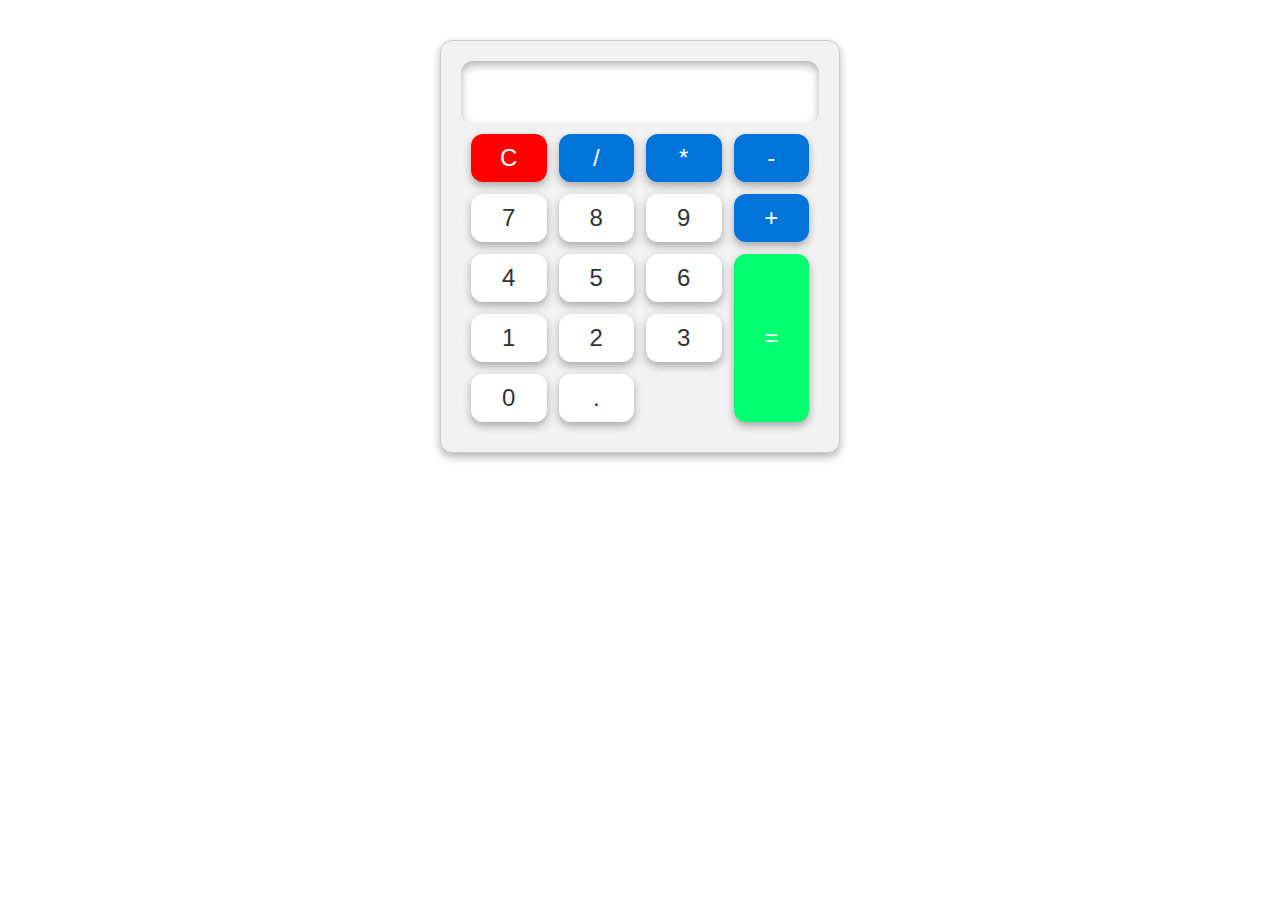
<file: Calculator/index.html>
<!DOCTYPE html>
<html lang="en">
<head>
    <meta charset="UTF-8">
    <meta name="viewport" content="width=device-width, initial-scale=1.0">
    <title>Simple Calculator</title>
    <link rel="stylesheet" href="style.css">
</head>
<body>
    <div class="calculator">
        <input type="text" id="result" readonly>
        <div class="buttons">
        <button class="clear">C</button>
        <button class="operators">/</button>
        <button class="operators">*</button>
        <button class="operators">-</button>
        <button class="number">7</button>
        <button class="number">8</button>
        <button class="number">9</button>
        <button class="operators">+</button>
        <button class="number">4</button>
        <button class="number">5</button>
        <button class="number">6</button>
        <button class="equal">=</button>
        <button class="number">1</button>
        <button class="number">2</button>
        <button class="number">3</button>
        <button class="number">0</button>
        <button class="decimal">.</button>
    </div>
    </div>
    <script src="script.js"></script>
</body>
</html>
</file>
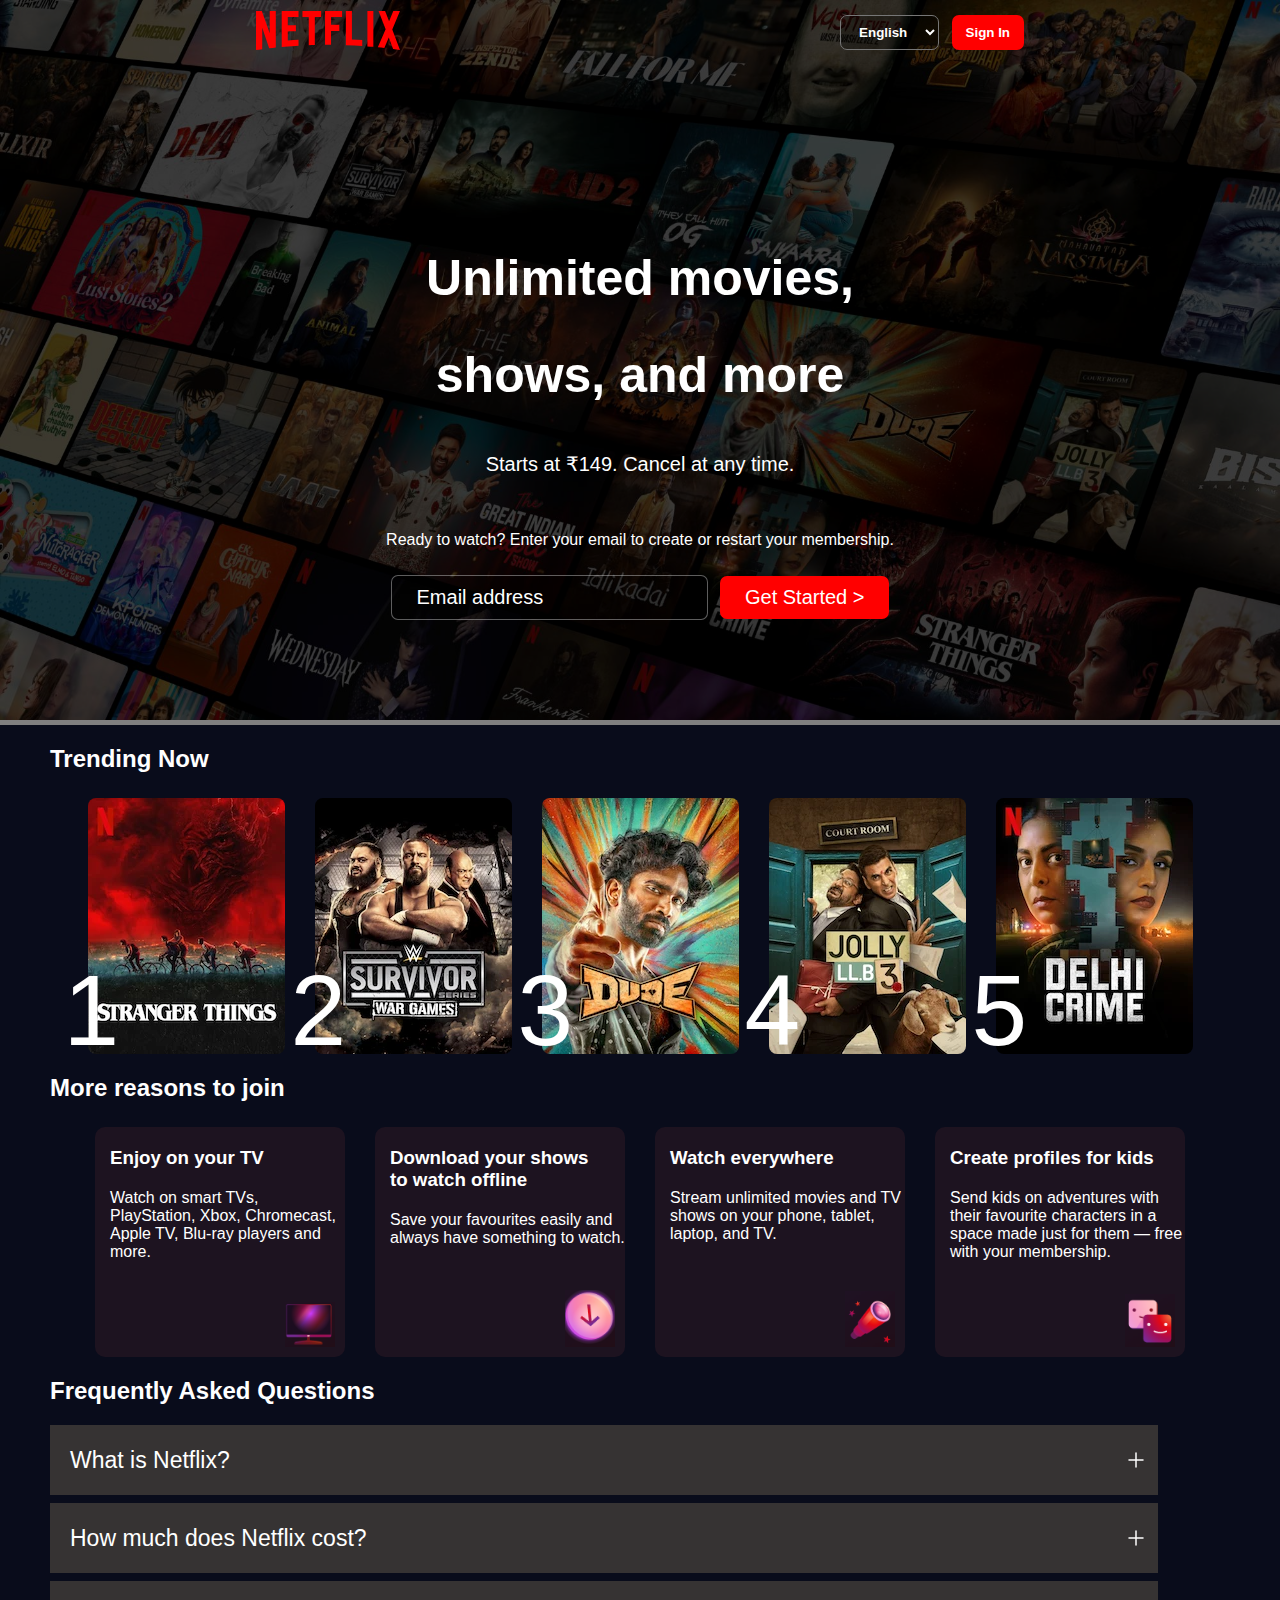
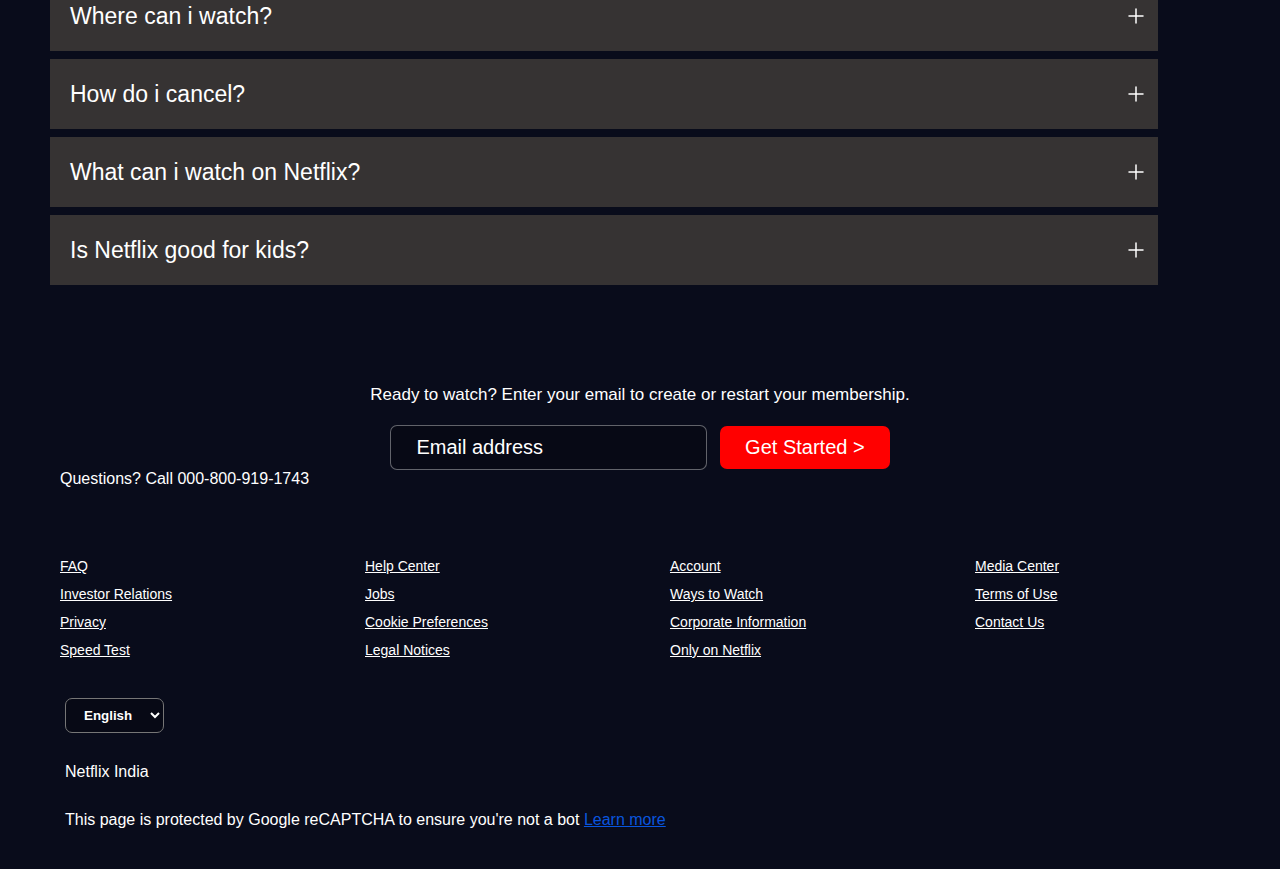
<file: Netflix clone/index.html>
<!DOCTYPE html>
<html lang="en">

<head>
    <meta charset="UTF-8">
    <meta name="viewport" content="width=device-width, initial-scale=1.0">
    <title>Netflix India - Watch Shows Online, Watch Movies Online</title>
    <link rel="stylesheet" href="style.css">
</head>

<body>
    <div class="main">
        <nav>
            <span><img src="assets/Images/logo.svg" alt="Netflix logo" width="144"></span>
            <div>
                <select class="but-sel" name="language" id="language">
                    <option value="English">English</option>
                    <option value="हिन्दी">हिन्दी</option>
                </select>
                <button class="btn-in">Sign In</a></button>
            </div>
        </nav>
        <div class="box"></div>
        <div class="hero">
            <span>Unlimited movies, shows, and more</span>
            <span>Starts at ₹149. Cancel at any time.</span>
            <span>Ready to watch? Enter your email to create or restart your membership.</span>
            <div>
                <input type="text" placeholder="Email address">
                <button class="btn-start">Get Started ></button>
            </div>
        </div>
    </div>
    <div class="line"></div>
    <main>
        <h2>Trending Now</h2>
        <div class="movie-list">
            <div class="movie m1-poster">
                <p>1</p>
            </div>
            <div class="movie m2-poster">
                <p>2</p>
            </div>
            <div class="movie m3-poster">
                <p>3</p>
            </div>
            <div class="movie m4-poster">
                <p>4</p>
            </div>
            <div class="movie m5-poster">
                <p>5</p>
            </div>
        </div>
        <h2>More reasons to join</h2>
        <div class="mini-box">
            <div class="m-box">
                <h3>Enjoy on your TV</h3>
                <p>Watch on smart TVs, PlayStation, Xbox, Chromecast, Apple TV, Blu-ray players and more.</p>
                <img src="assets/Images/img4.png" alt="img4">
            </div>
            <div class="m-box">
                <h3>Download your shows to watch offline</h3>
                <p>Save your favourites easily and always have something to watch.</p>
                <img src="assets/Images/img3.png" alt="img3">
            </div>
            <div class="m-box">
                <h3>Watch everywhere</h3>
                <p>Stream unlimited movies and TV shows on your phone, tablet, laptop, and TV.</p>
                <img src="assets/Images/img2.png" alt="img2">
            </div>
            <div class="m-box">
                <h3>Create profiles for kids</h3>
                <p>Send kids on adventures with their favourite characters in a space made just for them — free with
                    your membership.</p>
                <img src="assets/Images/img1.png" alt="img1">
            </div>
        </div>
        </div>
        <h2>Frequently Asked Questions</h2>
        <div class="q-a">
            <div class="q-box">
                <span>What is Netflix?</span>
                <svg xmlns="http://www.w3.org/2000/svg" viewBox="0 0 24 24" width="24" height="24" color="currentColor"
                    fill="none" stroke="currentColor" stroke-width="1.5" stroke-linecap="round" stroke-linejoin="round">
                    <path d="M12.001 5.00003V19.002" />
                    <path d="M19.002 12.002L4.99998 12.002" />
                </svg>
            </div>
            <div class="q-box">
                <span>How much does Netflix cost?</span>
                <svg xmlns="http://www.w3.org/2000/svg" viewBox="0 0 24 24" width="24" height="24" color="currentColor"
                    fill="none" stroke="currentColor" stroke-width="1.5" stroke-linecap="round" stroke-linejoin="round">
                    <path d="M12.001 5.00003V19.002" />
                    <path d="M19.002 12.002L4.99998 12.002" />
                </svg>
            </div>
            <div class="q-box">
                <span>Where can i watch?</span>
                <svg xmlns="http://www.w3.org/2000/svg" viewBox="0 0 24 24" width="24" height="24" color="currentColor"
                    fill="none" stroke="currentColor" stroke-width="1.5" stroke-linecap="round" stroke-linejoin="round">
                    <path d="M12.001 5.00003V19.002" />
                    <path d="M19.002 12.002L4.99998 12.002" />
                </svg>
            </div>
            <div class="q-box">
                <span>How do i cancel?</span>
                <svg xmlns="http://www.w3.org/2000/svg" viewBox="0 0 24 24" width="24" height="24" color="currentColor"
                    fill="none" stroke="currentColor" stroke-width="1.5" stroke-linecap="round" stroke-linejoin="round">
                    <path d="M12.001 5.00003V19.002" />
                    <path d="M19.002 12.002L4.99998 12.002" />
                </svg>
            </div>
            <div class="q-box">
                <span>What can i watch on Netflix?</span>
                <svg xmlns="http://www.w3.org/2000/svg" viewBox="0 0 24 24" width="24" height="24" color="currentColor"
                    fill="none" stroke="currentColor" stroke-width="1.5" stroke-linecap="round" stroke-linejoin="round">
                    <path d="M12.001 5.00003V19.002" />
                    <path d="M19.002 12.002L4.99998 12.002" />
                </svg>
            </div>
            <div class="q-box">
                <span>Is Netflix good for kids?</span>
                <svg xmlns="http://www.w3.org/2000/svg" viewBox="0 0 24 24" width="24" height="24" color="currentColor"
                    fill="none" stroke="currentColor" stroke-width="1.5" stroke-linecap="round" stroke-linejoin="round">
                    <path d="M12.001 5.00003V19.002" />
                    <path d="M19.002 12.002L4.99998 12.002" />
                </svg>
            </div>
        </div>
    </main>
    <footer>
        <div class="end">Ready to watch? Enter your email to create or restart your membership.
            <div class="end-but">
                <input type="text" placeholder="Email address">
                <button class="btn-start">Get Started ></button>
            </div>
        </div>
        <div class="end-part">
            <div class="end-content">
                <span>Questions? Call 000-800-919-1743</span>
                <ul>
                    <li><a href="/">FAQ</a></li>
                    <li><a href="/">Help Center</a></li>
                    <li><a href="/">Account</a></li>
                    <li><a href="/">Media Center</a></li>
                    <li><a href="/">Investor Relations</a></li>
                    <li><a href="/">Jobs</a></li>
                    <li><a href="/">Ways to Watch</a></li>
                    <li><a href="/">Terms of Use</a></li>
                    <li><a href="/">Privacy</a></li>
                    <li><a href="/">Cookie Preferences</a></li>
                    <li><a href="/">Corporate Information</a></li>
                    <li><a href="/">Contact Us</a></li>
                    <li><a href="/">Speed Test</a></li>
                    <li><a href="/">Legal Notices</a></li>
                    <li><a href="/">Only on Netflix</a></li>
                </ul>
            </div>
        </div>
        <div class="last-part">
            <div class="final">
                <select class="but-sel" name="language" id="language">
                    <option value="English">English</option>
                    <option value="हिन्दी">हिन्दी</option>
                </select>
                <div>Netflix India</div>
                <div>This page is protected by Google reCAPTCHA to ensure you're not a bot <a href="/">Learn more</a>
                </div>
            </div>
        </div>
    </footer>
    <script src="script.js"></script>
</body>

</html>
</file>
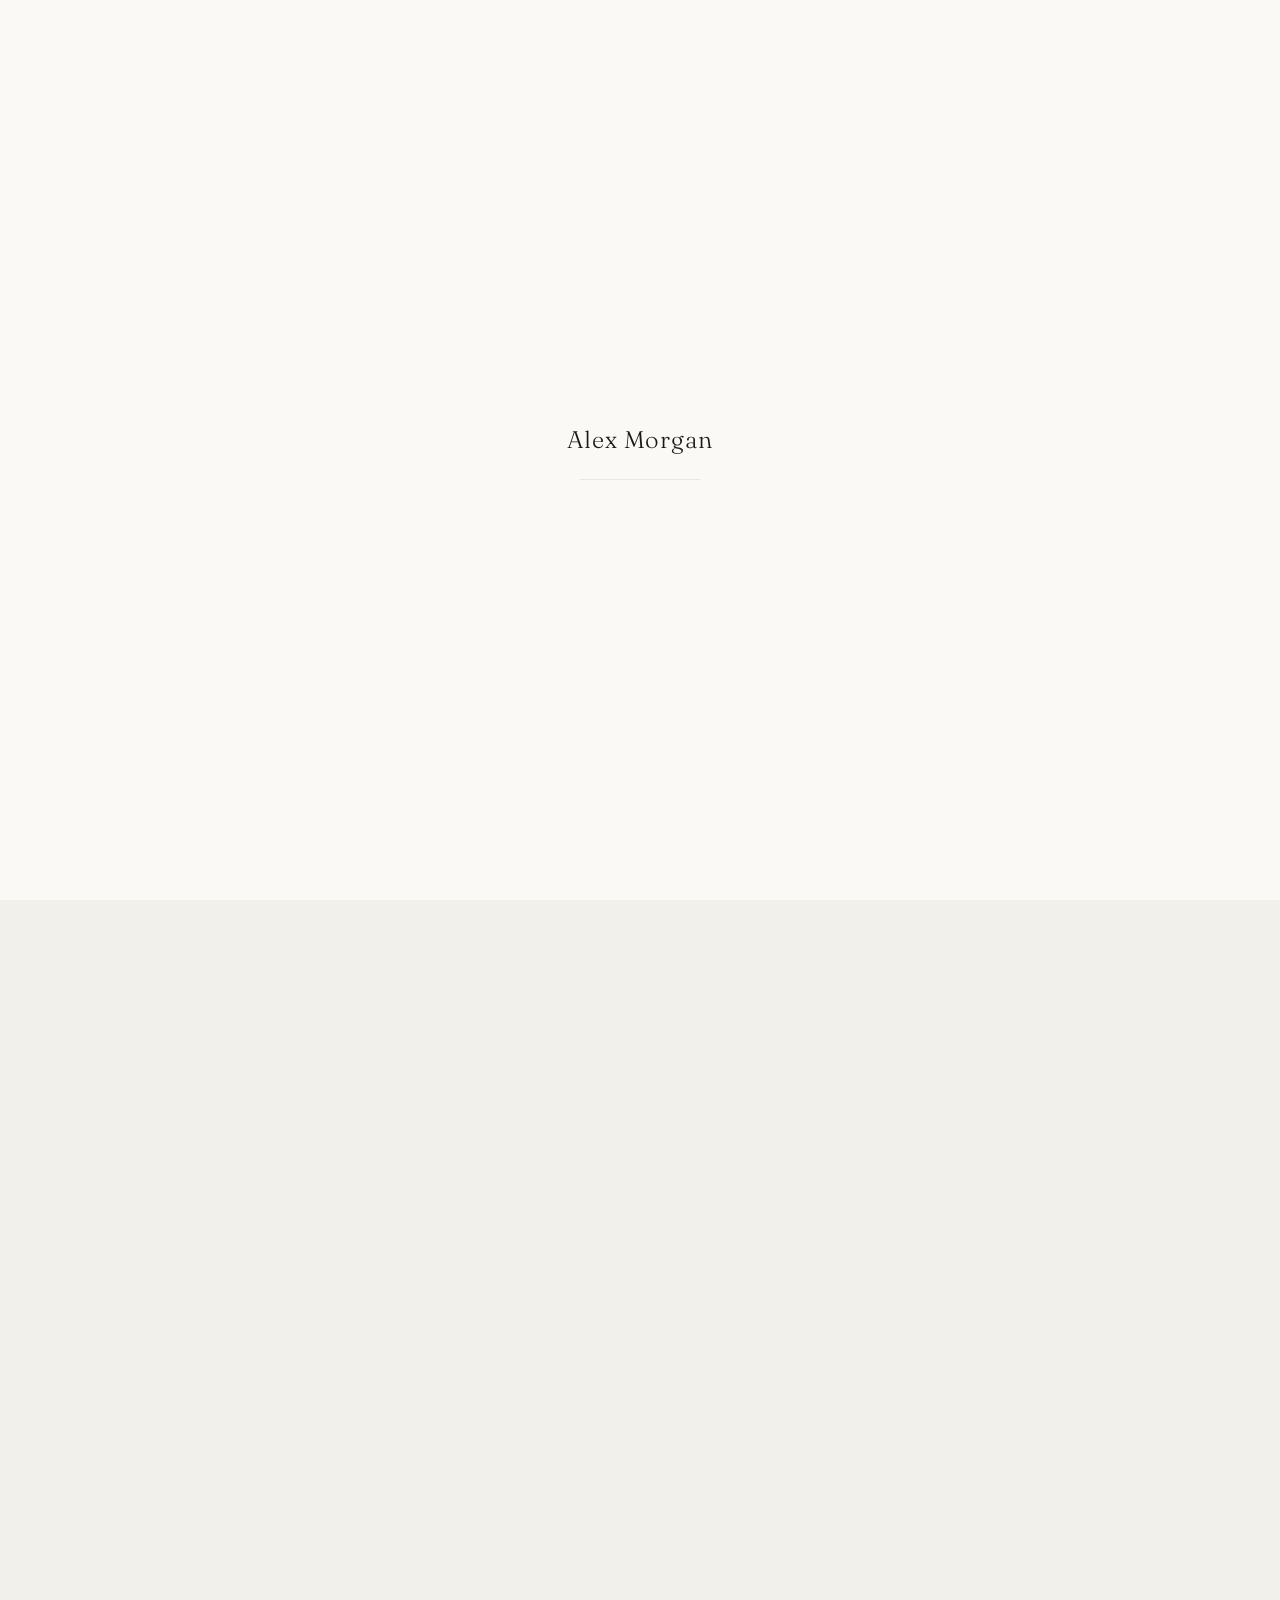
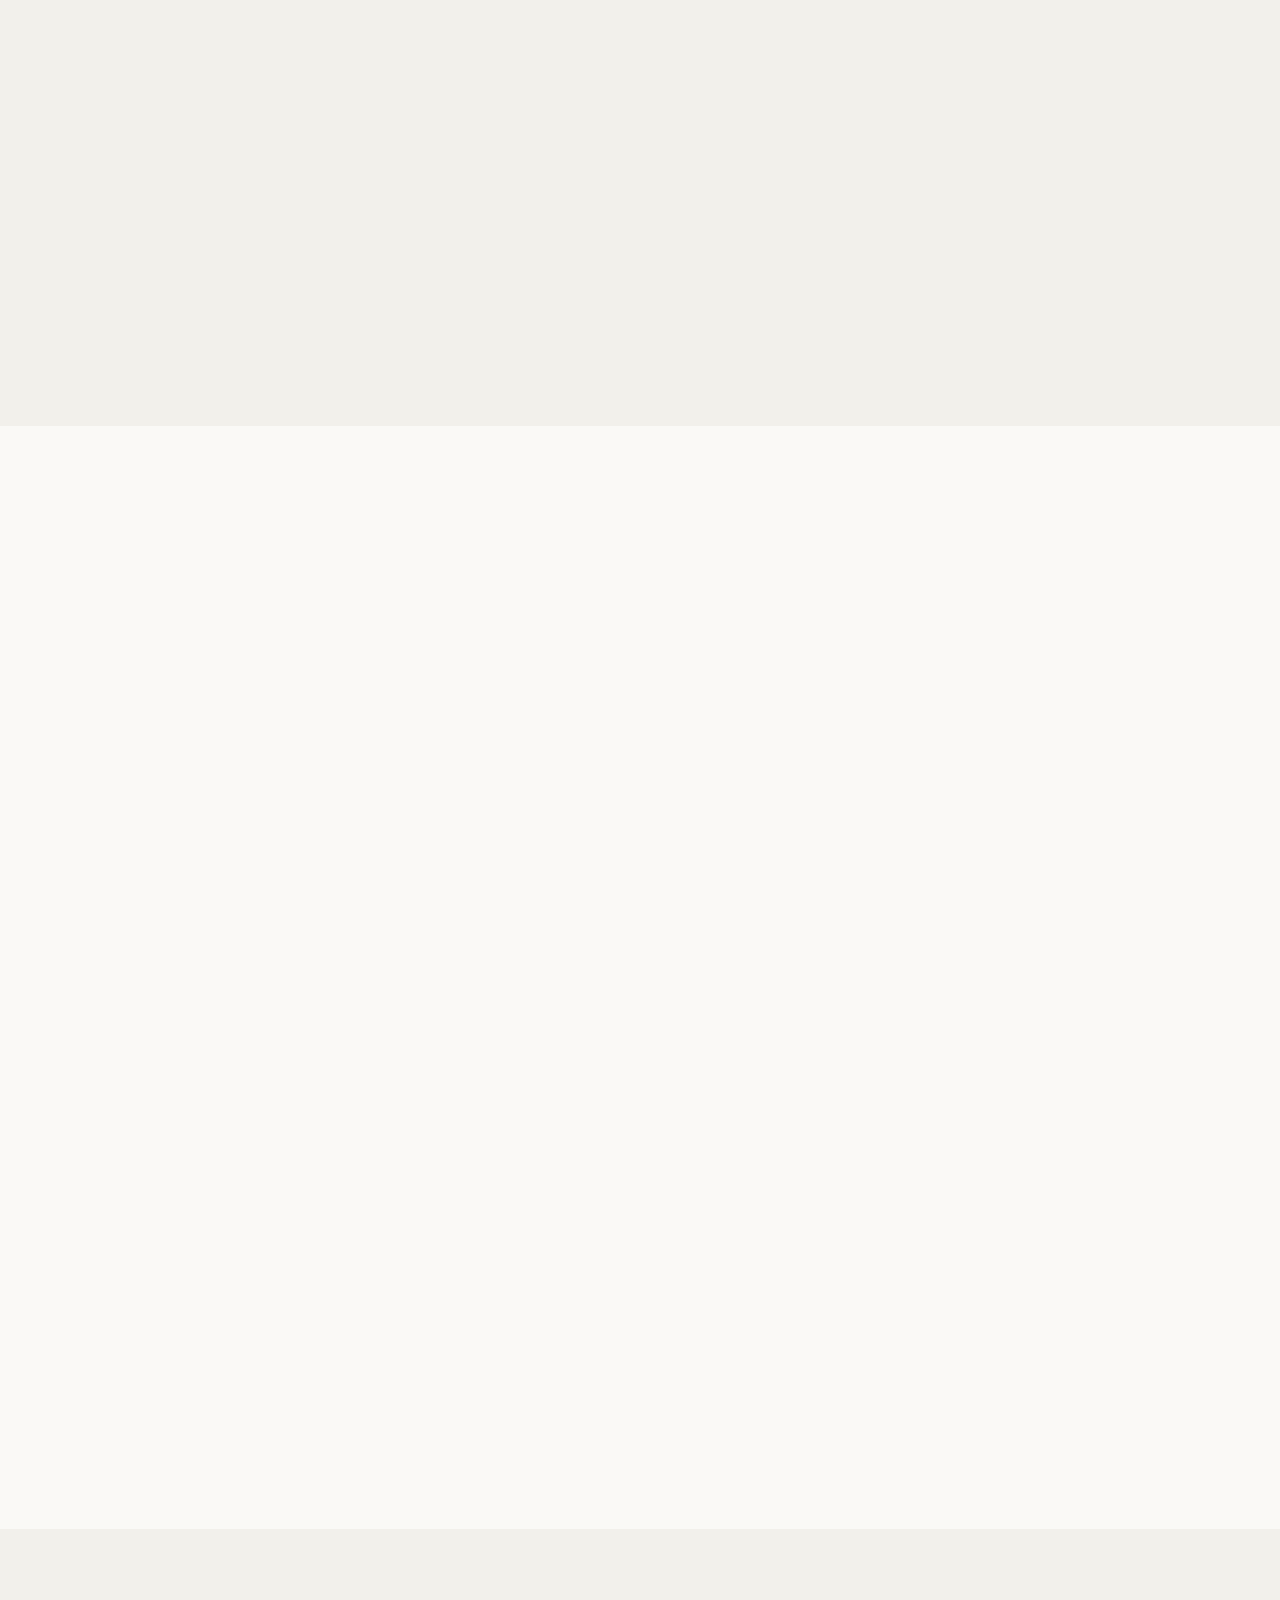
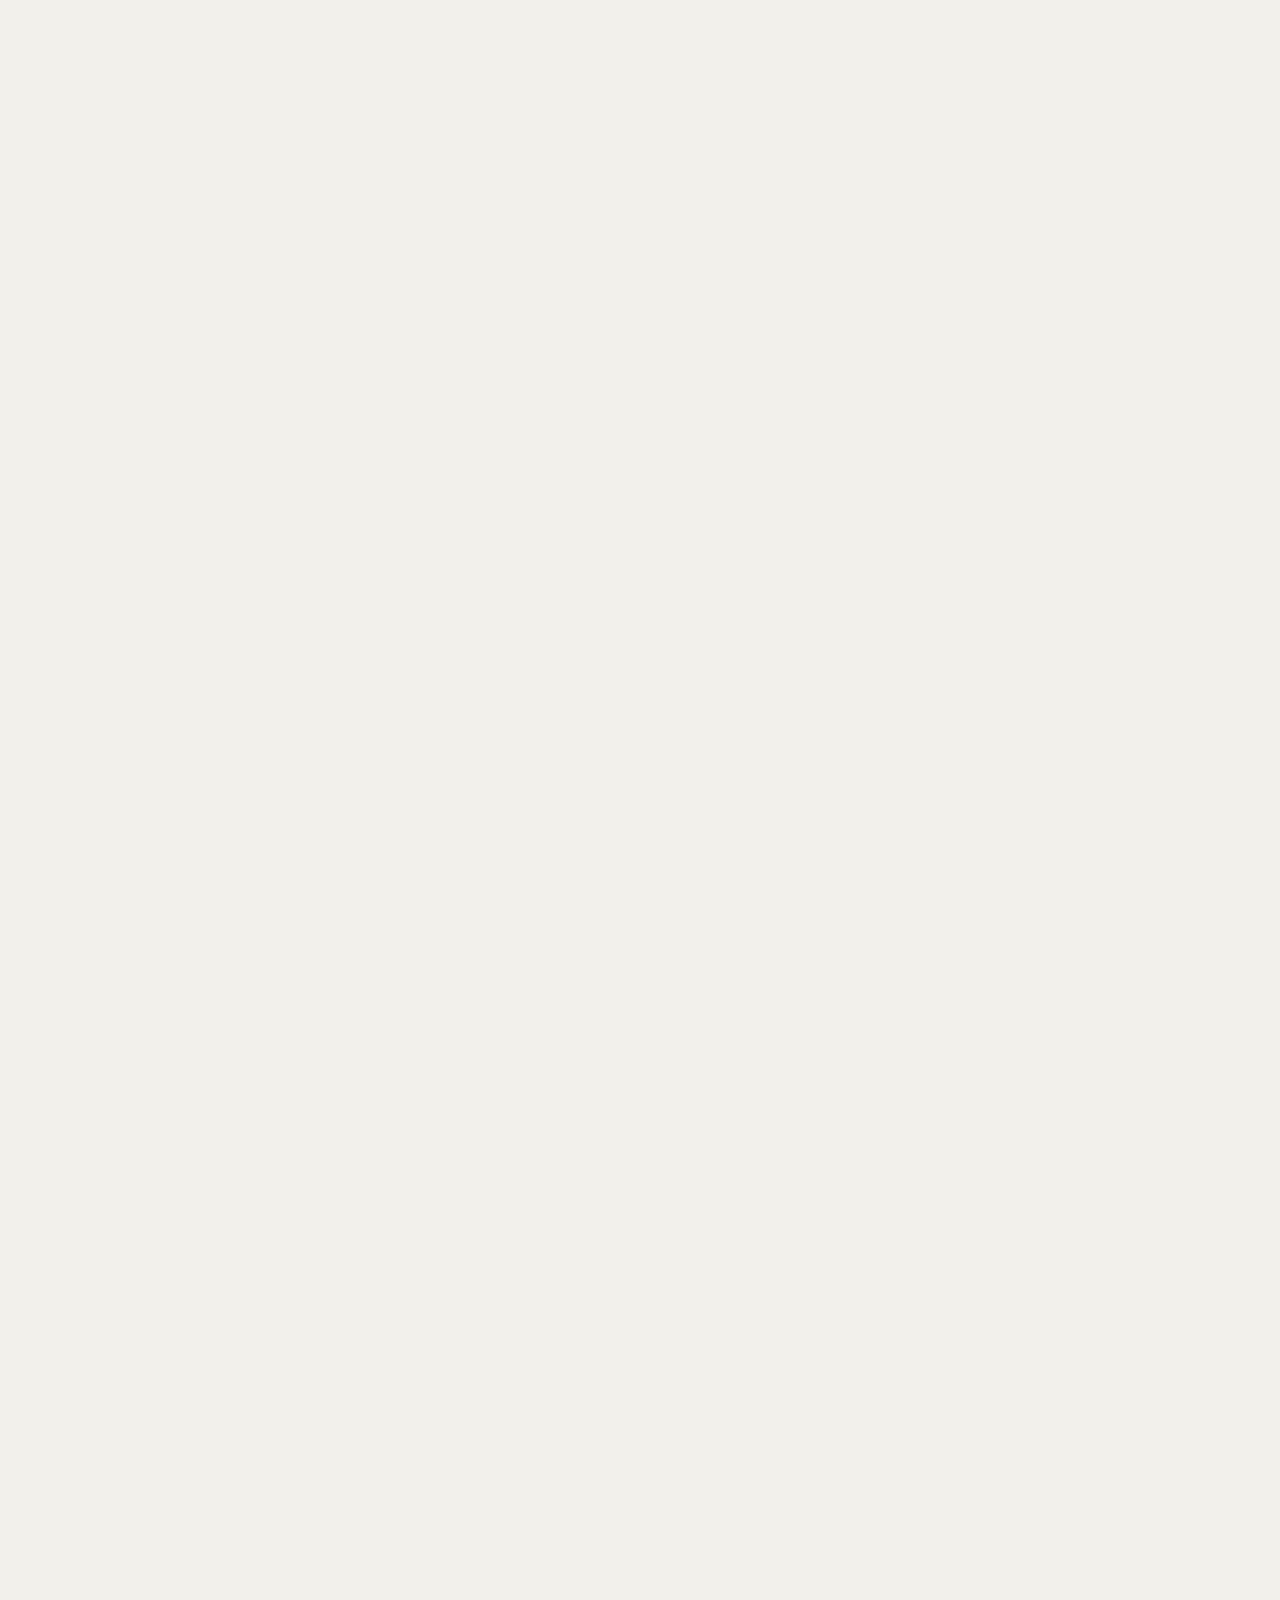
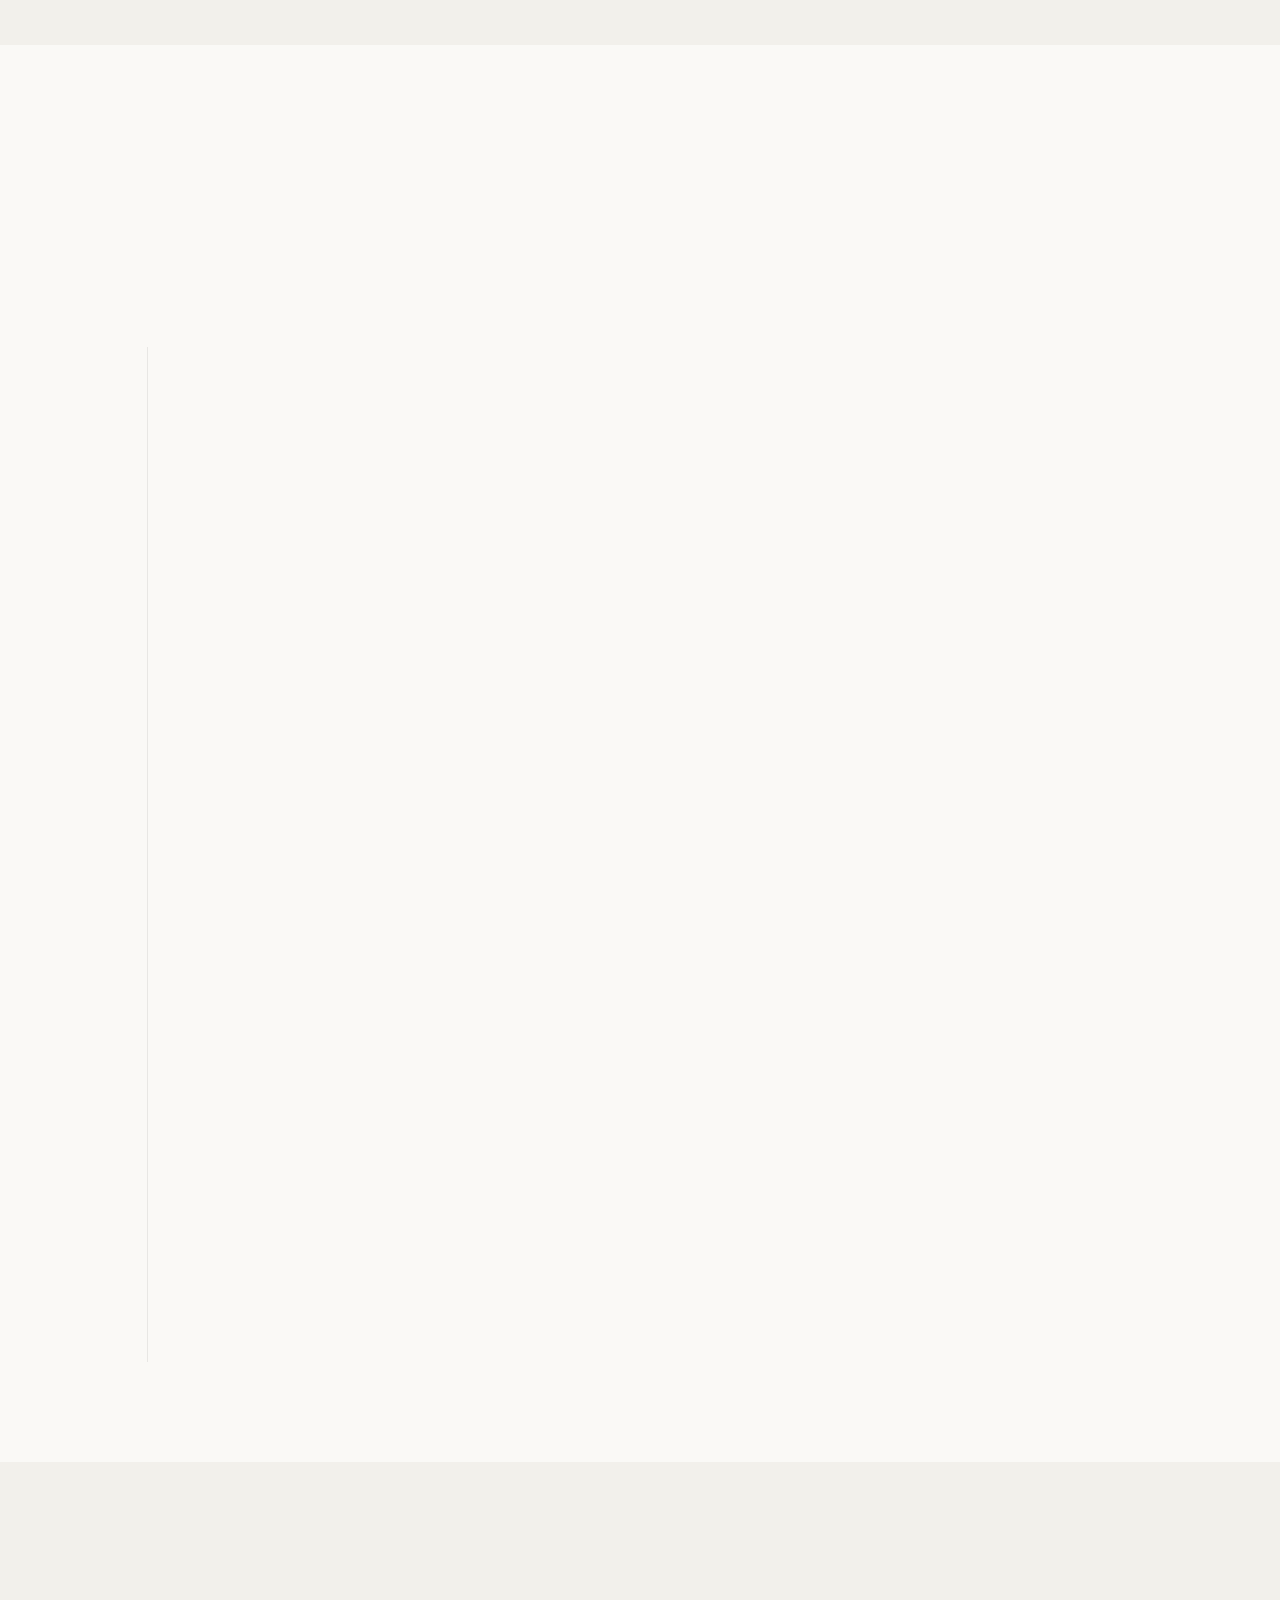
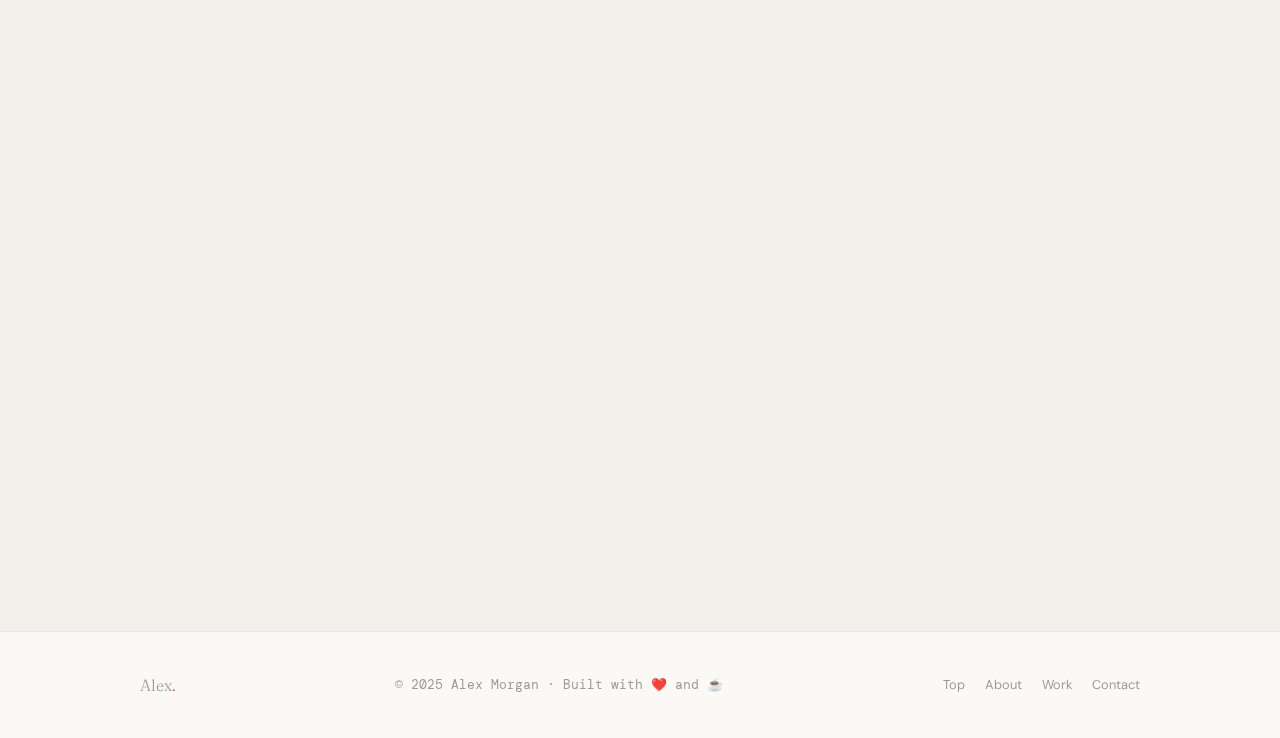
<file: Portfolio website/index.html>
<!DOCTYPE html>
<html lang="en" data-theme="light">
<head>
  <meta charset="UTF-8" />
  <meta name="viewport" content="width=device-width, initial-scale=1.0" />
  <meta name="description" content="Alex Morgan — Full Stack Developer crafting beautiful, performant web experiences." />
  <meta name="keywords" content="Full Stack Developer, React, Node.js, Portfolio, Web Development" />
  <meta property="og:title" content="Alex Morgan — Full Stack Developer" />
  <meta property="og:description" content="Crafting beautiful, performant web experiences from frontend to backend." />
  <title>Alex Morgan — Full Stack Developer</title>

  <!-- Google Fonts: Fraunces (display) + DM Sans (body) -->
  <link rel="preconnect" href="https://fonts.googleapis.com" />
  <link rel="preconnect" href="https://fonts.gstatic.com" crossorigin />
  <link href="https://fonts.googleapis.com/css2?family=Fraunces:ital,opsz,wght@0,9..144,300;0,9..144,400;0,9..144,500;1,9..144,300;1,9..144,400&family=DM+Sans:wght@300;400;500;600&family=DM+Mono:wght@300;400&display=swap" rel="stylesheet" />

  <style>
    /* ============================================
       CSS CUSTOM PROPERTIES (DESIGN TOKENS)
    ============================================ */
    :root {
      /* Light theme */
      --bg-primary:     #FAF9F6;
      --bg-secondary:   #F2F0EB;
      --bg-card:        #FFFFFF;
      --bg-glass:       rgba(255,255,255,0.72);

      --text-primary:   #1A1916;
      --text-secondary: #6B6760;
      --text-muted:     #9E9B96;
      --text-accent:    #C9622F;      /* warm terracotta accent */

      --border-color:   rgba(26,25,22,0.08);
      --border-hover:   rgba(26,25,22,0.18);

      --shadow-sm:      0 1px 3px rgba(26,25,22,0.06), 0 1px 2px rgba(26,25,22,0.04);
      --shadow-md:      0 4px 16px rgba(26,25,22,0.08), 0 1px 4px rgba(26,25,22,0.04);
      --shadow-lg:      0 12px 40px rgba(26,25,22,0.10), 0 4px 12px rgba(26,25,22,0.05);

      --radius-sm:      8px;
      --radius-md:      12px;
      --radius-lg:      20px;
      --radius-xl:      28px;

      --transition-fast:   0.15s ease;
      --transition-base:   0.28s cubic-bezier(0.4, 0, 0.2, 1);
      --transition-slow:   0.5s cubic-bezier(0.4, 0, 0.2, 1);

      --font-display: 'Fraunces', Georgia, serif;
      --font-body:    'DM Sans', system-ui, sans-serif;
      --font-mono:    'DM Mono', 'Fira Code', monospace;

      --nav-height: 68px;

      /* Accent gradient */
      --gradient-warm: linear-gradient(135deg, #C9622F 0%, #D4845A 50%, #C9622F 100%);
    }

    [data-theme="dark"] {
      --bg-primary:     #111110;
      --bg-secondary:   #1A1916;
      --bg-card:        #1F1E1B;
      --bg-glass:       rgba(30,29,26,0.80);

      --text-primary:   #F0EDE8;
      --text-secondary: #9E9B96;
      --text-muted:     #6B6760;
      --text-accent:    #E07A50;

      --border-color:   rgba(240,237,232,0.08);
      --border-hover:   rgba(240,237,232,0.16);

      --shadow-sm:      0 1px 3px rgba(0,0,0,0.3);
      --shadow-md:      0 4px 16px rgba(0,0,0,0.35);
      --shadow-lg:      0 12px 40px rgba(0,0,0,0.4);
    }

    /* ============================================
       RESET & BASE
    ============================================ */
    *, *::before, *::after { box-sizing: border-box; margin: 0; padding: 0; }
    html { scroll-behavior: smooth; font-size: 16px; }
    body {
      font-family: var(--font-body);
      background-color: var(--bg-primary);
      color: var(--text-primary);
      line-height: 1.65;
      transition: background-color 0.35s ease, color 0.35s ease;
      overflow-x: hidden;
    }
    a { color: inherit; text-decoration: none; }
    img { max-width: 100%; display: block; }
    ul { list-style: none; }
    button { cursor: pointer; border: none; background: none; font-family: inherit; }

    /* ============================================
       CUSTOM SCROLLBAR
    ============================================ */
    ::-webkit-scrollbar { width: 6px; }
    ::-webkit-scrollbar-track { background: var(--bg-secondary); }
    ::-webkit-scrollbar-thumb { background: var(--border-hover); border-radius: 99px; }

    /* ============================================
       UTILITY CLASSES
    ============================================ */
    .container {
      width: 100%;
      max-width: 1120px;
      margin-inline: auto;
      padding-inline: clamp(20px, 5vw, 60px);
    }
    .section-label {
      font-family: var(--font-mono);
      font-size: 11px;
      font-weight: 400;
      letter-spacing: 0.12em;
      text-transform: uppercase;
      color: var(--text-accent);
      margin-bottom: 14px;
      display: flex;
      align-items: center;
      gap: 10px;
    }
    .section-label::before {
      content: '';
      display: block;
      width: 24px;
      height: 1px;
      background: var(--text-accent);
    }
    .section-title {
      font-family: var(--font-display);
      font-size: clamp(2rem, 4vw, 3rem);
      font-weight: 400;
      line-height: 1.15;
      letter-spacing: -0.02em;
      color: var(--text-primary);
    }
    .section-title em {
      font-style: italic;
      color: var(--text-accent);
    }

    /* Scroll reveal animation */
    .reveal {
      opacity: 0;
      transform: translateY(28px);
      transition: opacity 0.65s cubic-bezier(0.4,0,0.2,1), transform 0.65s cubic-bezier(0.4,0,0.2,1);
    }
    .reveal.visible {
      opacity: 1;
      transform: translateY(0);
    }
    .reveal-delay-1 { transition-delay: 0.1s; }
    .reveal-delay-2 { transition-delay: 0.2s; }
    .reveal-delay-3 { transition-delay: 0.3s; }
    .reveal-delay-4 { transition-delay: 0.4s; }

    /* ============================================
       LOADING SCREEN
    ============================================ */
    #loader {
      position: fixed;
      inset: 0;
      z-index: 9999;
      background: var(--bg-primary);
      display: flex;
      align-items: center;
      justify-content: center;
      transition: opacity 0.5s ease, visibility 0.5s ease;
    }
    #loader.hidden { opacity: 0; visibility: hidden; }
    .loader-inner {
      display: flex;
      flex-direction: column;
      align-items: center;
      gap: 20px;
    }
    .loader-name {
      font-family: var(--font-display);
      font-size: 1.5rem;
      font-weight: 300;
      letter-spacing: 0.04em;
      color: var(--text-primary);
    }
    .loader-bar-track {
      width: 120px;
      height: 1px;
      background: var(--border-color);
      overflow: hidden;
    }
    .loader-bar-fill {
      height: 100%;
      width: 0;
      background: var(--text-accent);
      animation: loadBar 1.2s cubic-bezier(0.4,0,0.2,1) forwards;
    }
    @keyframes loadBar { to { width: 100%; } }

    /* ============================================
       CUSTOM CURSOR
    ============================================ */
    .cursor {
      width: 10px; height: 10px;
      border-radius: 50%;
      background: var(--text-accent);
      position: fixed;
      pointer-events: none;
      z-index: 9998;
      transition: transform 0.1s ease, opacity 0.2s ease;
      transform: translate(-50%, -50%);
    }
    .cursor-ring {
      width: 36px; height: 36px;
      border-radius: 50%;
      border: 1px solid var(--text-accent);
      position: fixed;
      pointer-events: none;
      z-index: 9997;
      opacity: 0.5;
      transition: transform 0.2s ease, width 0.2s ease, height 0.2s ease, opacity 0.2s ease;
      transform: translate(-50%, -50%);
    }
    .cursor.hover { transform: translate(-50%, -50%) scale(1.6); }
    .cursor-ring.hover { width: 48px; height: 48px; opacity: 0.3; }
    @media (hover: none) { .cursor, .cursor-ring { display: none; } }

    /* ============================================
       NAVBAR
    ============================================ */
    #navbar {
      position: fixed;
      top: 0; left: 0; right: 0;
      z-index: 100;
      height: var(--nav-height);
      background: var(--bg-glass);
      backdrop-filter: blur(18px) saturate(160%);
      -webkit-backdrop-filter: blur(18px) saturate(160%);
      border-bottom: 1px solid var(--border-color);
      transition: box-shadow var(--transition-base), border-color var(--transition-base);
    }
    #navbar.scrolled {
      box-shadow: var(--shadow-md);
    }
    .nav-inner {
      height: 100%;
      display: flex;
      align-items: center;
      justify-content: space-between;
    }
    .nav-logo {
      font-family: var(--font-display);
      font-size: 1.15rem;
      font-weight: 400;
      letter-spacing: -0.01em;
      color: var(--text-primary);
      transition: color var(--transition-fast);
    }
    .nav-logo span { color: var(--text-accent); }
    .nav-links {
      display: flex;
      align-items: center;
      gap: 6px;
    }
    .nav-link {
      font-size: 0.85rem;
      font-weight: 400;
      color: var(--text-secondary);
      padding: 6px 14px;
      border-radius: var(--radius-sm);
      transition: color var(--transition-fast), background var(--transition-fast);
      position: relative;
    }
    .nav-link:hover {
      color: var(--text-primary);
      background: var(--bg-secondary);
    }
    .nav-link.active { color: var(--text-primary); }
    .nav-right {
      display: flex;
      align-items: center;
      gap: 12px;
    }
    /* Theme toggle */
    .theme-toggle {
      width: 38px; height: 22px;
      background: var(--bg-secondary);
      border: 1px solid var(--border-color);
      border-radius: 99px;
      display: flex;
      align-items: center;
      padding: 2px;
      cursor: pointer;
      position: relative;
      transition: background var(--transition-base);
    }
    .theme-toggle-knob {
      width: 16px; height: 16px;
      background: var(--text-primary);
      border-radius: 50%;
      transition: transform var(--transition-base);
    }
    [data-theme="dark"] .theme-toggle-knob { transform: translateX(16px); }
    /* Hamburger */
    .hamburger {
      display: none;
      flex-direction: column;
      gap: 5px;
      width: 28px;
      cursor: pointer;
      padding: 4px;
    }
    .hamburger span {
      display: block;
      height: 1.5px;
      background: var(--text-primary);
      border-radius: 2px;
      transition: transform var(--transition-base), opacity var(--transition-base), width var(--transition-fast);
    }
    .hamburger.open span:nth-child(1) { transform: translateY(6.5px) rotate(45deg); }
    .hamburger.open span:nth-child(2) { opacity: 0; }
    .hamburger.open span:nth-child(3) { transform: translateY(-6.5px) rotate(-45deg); }
    /* Mobile nav */
    .mobile-nav {
      position: fixed;
      top: var(--nav-height);
      left: 0; right: 0;
      background: var(--bg-glass);
      backdrop-filter: blur(20px);
      -webkit-backdrop-filter: blur(20px);
      border-bottom: 1px solid var(--border-color);
      padding: 16px 24px 24px;
      display: flex;
      flex-direction: column;
      gap: 4px;
      transform: translateY(-110%);
      opacity: 0;
      transition: transform var(--transition-slow), opacity var(--transition-base);
      z-index: 99;
    }
    .mobile-nav.open { transform: translateY(0); opacity: 1; }
    .mobile-nav .nav-link { font-size: 1rem; padding: 10px 12px; }

    @media (max-width: 768px) {
      .nav-links { display: none; }
      .hamburger { display: flex; }
    }

    /* ============================================
       HERO SECTION
    ============================================ */
    #hero {
      min-height: 100svh;
      display: flex;
      align-items: center;
      padding-top: var(--nav-height);
      position: relative;
      overflow: hidden;
    }
    /* Subtle decorative background blob */
    .hero-blob {
      position: absolute;
      top: -10%;
      right: -5%;
      width: 600px;
      height: 600px;
      background: radial-gradient(ellipse at center, rgba(201,98,47,0.07) 0%, transparent 70%);
      pointer-events: none;
    }
    .hero-grid-line {
      position: absolute;
      inset: 0;
      background-image:
        linear-gradient(var(--border-color) 1px, transparent 1px),
        linear-gradient(90deg, var(--border-color) 1px, transparent 1px);
      background-size: 60px 60px;
      opacity: 0.5;
      pointer-events: none;
    }
    .hero-inner {
      display: grid;
      grid-template-columns: 1fr auto;
      gap: 60px;
      align-items: center;
      width: 100%;
      padding-block: 80px;
    }
    .hero-tag {
      display: inline-flex;
      align-items: center;
      gap: 8px;
      font-family: var(--font-mono);
      font-size: 11px;
      letter-spacing: 0.1em;
      color: var(--text-secondary);
      background: var(--bg-secondary);
      border: 1px solid var(--border-color);
      border-radius: 99px;
      padding: 6px 14px;
      margin-bottom: 28px;
    }
    .hero-tag-dot {
      width: 6px; height: 6px;
      background: #4CAF50;
      border-radius: 50%;
      animation: pulse 2s infinite;
    }
    @keyframes pulse {
      0%, 100% { opacity: 1; box-shadow: 0 0 0 0 rgba(76,175,80,0.4); }
      50% { box-shadow: 0 0 0 5px rgba(76,175,80,0); }
    }
    .hero-name {
      font-family: var(--font-display);
      font-size: clamp(3rem, 7vw, 5.5rem);
      font-weight: 300;
      line-height: 1.05;
      letter-spacing: -0.03em;
      margin-bottom: 12px;
    }
    .hero-name em {
      font-style: italic;
      color: var(--text-accent);
    }
    .hero-title {
      font-family: var(--font-body);
      font-size: clamp(1rem, 2vw, 1.2rem);
      font-weight: 400;
      color: var(--text-secondary);
      margin-bottom: 24px;
      display: flex;
      align-items: center;
      gap: 12px;
    }
    .hero-title::before {
      content: '';
      display: block;
      width: 32px;
      height: 1px;
      background: var(--text-secondary);
    }
    .hero-tagline {
      font-size: clamp(1rem, 1.5vw, 1.15rem);
      color: var(--text-secondary);
      max-width: 520px;
      line-height: 1.7;
      margin-bottom: 40px;
    }
    .hero-cta {
      display: flex;
      gap: 14px;
      flex-wrap: wrap;
    }
    /* Buttons */
    .btn {
      display: inline-flex;
      align-items: center;
      gap: 8px;
      font-family: var(--font-body);
      font-size: 0.875rem;
      font-weight: 500;
      border-radius: var(--radius-md);
      padding: 12px 24px;
      transition: all var(--transition-base);
      position: relative;
      overflow: hidden;
    }
    .btn::after {
      content: '';
      position: absolute;
      inset: 0;
      background: rgba(255,255,255,0.12);
      opacity: 0;
      transition: opacity var(--transition-fast);
    }
    .btn:hover::after { opacity: 1; }
    .btn-primary {
      background: var(--text-primary);
      color: var(--bg-primary);
      box-shadow: var(--shadow-sm);
    }
    .btn-primary:hover {
      transform: translateY(-2px);
      box-shadow: var(--shadow-md);
    }
    .btn-outline {
      background: transparent;
      color: var(--text-primary);
      border: 1px solid var(--border-hover);
    }
    .btn-outline:hover {
      background: var(--bg-secondary);
      transform: translateY(-2px);
    }
    .btn svg { flex-shrink: 0; }
    /* Hero avatar */
    .hero-avatar-wrap {
      position: relative;
      flex-shrink: 0;
    }
    .hero-avatar {
      width: 260px;
      height: 320px;
      border-radius: var(--radius-xl);
      background: var(--bg-secondary);
      border: 1px solid var(--border-color);
      overflow: hidden;
      position: relative;
      box-shadow: var(--shadow-lg);
    }
    .avatar-placeholder {
      width: 100%;
      height: 100%;
      display: flex;
      flex-direction: column;
      align-items: center;
      justify-content: center;
      gap: 14px;
      background: linear-gradient(160deg, var(--bg-secondary) 0%, var(--bg-card) 100%);
    }
    .avatar-placeholder svg { color: var(--text-muted); }
    .avatar-label {
      font-family: var(--font-mono);
      font-size: 10px;
      letter-spacing: 0.1em;
      color: var(--text-muted);
    }
    /* Floating card near avatar */
    .hero-float-card {
      position: absolute;
      bottom: -20px;
      left: -40px;
      background: var(--bg-card);
      border: 1px solid var(--border-color);
      border-radius: var(--radius-md);
      padding: 12px 16px;
      box-shadow: var(--shadow-md);
      min-width: 160px;
      animation: floatCard 4s ease-in-out infinite;
    }
    @keyframes floatCard {
      0%, 100% { transform: translateY(0); }
      50% { transform: translateY(-6px); }
    }
    .float-card-label {
      font-family: var(--font-mono);
      font-size: 10px;
      color: var(--text-muted);
      letter-spacing: 0.08em;
      margin-bottom: 4px;
    }
    .float-card-value {
      font-size: 0.95rem;
      font-weight: 500;
      color: var(--text-primary);
    }
    .float-card-sub {
      font-size: 0.75rem;
      color: var(--text-secondary);
    }
    .hero-float-card-2 {
      position: absolute;
      top: 20px;
      right: -50px;
      background: var(--bg-card);
      border: 1px solid var(--border-color);
      border-radius: var(--radius-md);
      padding: 10px 14px;
      box-shadow: var(--shadow-md);
      animation: floatCard 4s ease-in-out 2s infinite;
      display: flex;
      align-items: center;
      gap: 8px;
    }
    .float-badge {
      width: 28px; height: 28px;
      border-radius: var(--radius-sm);
      background: linear-gradient(135deg, #C9622F, #E07A50);
      display: flex;
      align-items: center;
      justify-content: center;
    }
    /* Scroll indicator */
    .scroll-indicator {
      position: absolute;
      bottom: 32px;
      left: 50%;
      transform: translateX(-50%);
      display: flex;
      flex-direction: column;
      align-items: center;
      gap: 8px;
      color: var(--text-muted);
      font-family: var(--font-mono);
      font-size: 10px;
      letter-spacing: 0.1em;
      animation: fadeInUp 1s 1.5s both;
    }
    .scroll-mouse {
      width: 22px; height: 34px;
      border: 1.5px solid var(--border-hover);
      border-radius: 99px;
      display: flex;
      justify-content: center;
      padding-top: 6px;
    }
    .scroll-mouse-wheel {
      width: 3px; height: 7px;
      background: var(--text-muted);
      border-radius: 99px;
      animation: scrollWheel 2s ease-in-out infinite;
    }
    @keyframes scrollWheel {
      0%, 100% { transform: translateY(0); opacity: 1; }
      70% { transform: translateY(10px); opacity: 0; }
    }
    @keyframes fadeInUp {
      from { opacity: 0; transform: translate(-50%, 16px); }
      to { opacity: 1; transform: translate(-50%, 0); }
    }

    @media (max-width: 900px) {
      .hero-inner {
        grid-template-columns: 1fr;
        text-align: center;
      }
      .hero-title { justify-content: center; }
      .hero-tagline { margin-inline: auto; }
      .hero-cta { justify-content: center; }
      .hero-avatar-wrap { display: none; }
    }

    /* ============================================
       ABOUT SECTION
    ============================================ */
    #about {
      padding-block: 100px;
      background: var(--bg-secondary);
    }
    .about-grid {
      display: grid;
      grid-template-columns: 1fr 1fr;
      gap: 80px;
      align-items: start;
    }
    .about-bio {
      font-size: 1.05rem;
      color: var(--text-secondary);
      line-height: 1.8;
      margin-block: 20px 32px;
    }
    .about-bio strong { color: var(--text-primary); font-weight: 500; }
    .about-stats {
      display: grid;
      grid-template-columns: 1fr 1fr;
      gap: 16px;
      margin-top: 36px;
    }
    .stat-card {
      background: var(--bg-card);
      border: 1px solid var(--border-color);
      border-radius: var(--radius-md);
      padding: 20px;
      transition: border-color var(--transition-fast), box-shadow var(--transition-fast);
    }
    .stat-card:hover {
      border-color: var(--border-hover);
      box-shadow: var(--shadow-sm);
    }
    .stat-number {
      font-family: var(--font-display);
      font-size: 2rem;
      font-weight: 400;
      color: var(--text-accent);
      line-height: 1;
      margin-bottom: 4px;
    }
    .stat-label { font-size: 0.8rem; color: var(--text-muted); }
    .about-tech-title {
      font-size: 0.85rem;
      font-weight: 500;
      color: var(--text-secondary);
      margin-bottom: 16px;
      margin-top: 36px;
    }
    .tech-tags {
      display: flex;
      flex-wrap: wrap;
      gap: 8px;
    }
    .tech-tag {
      font-family: var(--font-mono);
      font-size: 11px;
      letter-spacing: 0.05em;
      background: var(--bg-primary);
      border: 1px solid var(--border-color);
      border-radius: var(--radius-sm);
      padding: 5px 12px;
      color: var(--text-secondary);
      transition: all var(--transition-fast);
    }
    .tech-tag:hover {
      border-color: var(--text-accent);
      color: var(--text-accent);
      background: rgba(201,98,47,0.05);
    }

    /* About right — code block */
    .about-code-block {
      background: var(--bg-card);
      border: 1px solid var(--border-color);
      border-radius: var(--radius-lg);
      overflow: hidden;
      box-shadow: var(--shadow-md);
    }
    .code-header {
      display: flex;
      align-items: center;
      gap: 8px;
      padding: 14px 18px;
      border-bottom: 1px solid var(--border-color);
      background: var(--bg-secondary);
    }
    .code-dot {
      width: 10px; height: 10px;
      border-radius: 50%;
    }
    .code-dot.red   { background: #FF5F57; }
    .code-dot.yellow{ background: #FFBD2E; }
    .code-dot.green { background: #28CA41; }
    .code-filename {
      margin-left: 8px;
      font-family: var(--font-mono);
      font-size: 11px;
      color: var(--text-muted);
    }
    .code-body {
      padding: 24px;
      font-family: var(--font-mono);
      font-size: 12.5px;
      line-height: 1.85;
      color: var(--text-secondary);
      overflow-x: auto;
    }
    .code-key   { color: #C9622F; }
    .code-str   { color: #4A9B7F; }
    .code-comment { color: var(--text-muted); font-style: italic; }
    .code-bool  { color: #7C6AF2; }
    .code-indent { padding-left: 20px; }
    .code-indent2 { padding-left: 40px; }

    @media (max-width: 860px) {
      .about-grid { grid-template-columns: 1fr; gap: 48px; }
    }

    /* ============================================
       SKILLS SECTION
    ============================================ */
    #skills {
      padding-block: 100px;
    }
    .skills-header {
      max-width: 580px;
      margin-bottom: 60px;
    }
    .skills-grid {
      display: grid;
      grid-template-columns: repeat(auto-fit, minmax(260px, 1fr));
      gap: 20px;
    }
    .skill-category {
      background: var(--bg-card);
      border: 1px solid var(--border-color);
      border-radius: var(--radius-lg);
      padding: 28px;
      transition: border-color var(--transition-fast), box-shadow var(--transition-fast), transform var(--transition-base);
    }
    .skill-category:hover {
      border-color: var(--border-hover);
      box-shadow: var(--shadow-md);
      transform: translateY(-3px);
    }
    .skill-cat-icon {
      width: 40px; height: 40px;
      border-radius: var(--radius-sm);
      display: flex;
      align-items: center;
      justify-content: center;
      margin-bottom: 16px;
      font-size: 18px;
    }
    .skill-cat-title {
      font-size: 0.875rem;
      font-weight: 600;
      color: var(--text-primary);
      margin-bottom: 4px;
    }
    .skill-cat-sub {
      font-size: 0.75rem;
      color: var(--text-muted);
      margin-bottom: 20px;
      font-family: var(--font-mono);
    }
    .skill-items {
      display: flex;
      flex-direction: column;
      gap: 12px;
    }
    .skill-item { }
    .skill-item-row {
      display: flex;
      justify-content: space-between;
      align-items: center;
      margin-bottom: 6px;
    }
    .skill-name { font-size: 0.825rem; color: var(--text-secondary); }
    .skill-pct { font-family: var(--font-mono); font-size: 10px; color: var(--text-muted); }
    .skill-bar-track {
      height: 3px;
      background: var(--bg-secondary);
      border-radius: 99px;
      overflow: hidden;
    }
    .skill-bar-fill {
      height: 100%;
      border-radius: 99px;
      width: 0;
      transition: width 1.2s cubic-bezier(0.4, 0, 0.2, 1);
    }
    /* Category color themes */
    .cat-frontend .skill-cat-icon { background: rgba(201,98,47,0.1); }
    .cat-frontend .skill-bar-fill { background: linear-gradient(90deg, #C9622F, #E07A50); }
    .cat-backend  .skill-cat-icon { background: rgba(74,155,127,0.1); }
    .cat-backend  .skill-bar-fill { background: linear-gradient(90deg, #4A9B7F, #6BBDA0); }
    .cat-database .skill-cat-icon { background: rgba(124,106,242,0.1); }
    .cat-database .skill-bar-fill { background: linear-gradient(90deg, #7C6AF2, #9E8FF5); }
    .cat-tools    .skill-cat-icon { background: rgba(26,25,22,0.06); }
    .cat-tools    .skill-bar-fill { background: linear-gradient(90deg, var(--text-secondary), var(--text-muted)); }

    /* ============================================
       PROJECTS SECTION
    ============================================ */
    #projects {
      padding-block: 100px;
      background: var(--bg-secondary);
    }
    .projects-header {
      display: flex;
      justify-content: space-between;
      align-items: flex-end;
      margin-bottom: 52px;
      flex-wrap: wrap;
      gap: 20px;
    }
    .projects-grid {
      display: grid;
      grid-template-columns: repeat(auto-fill, minmax(340px, 1fr));
      gap: 24px;
    }
    .project-card {
      background: var(--bg-card);
      border: 1px solid var(--border-color);
      border-radius: var(--radius-lg);
      overflow: hidden;
      transition: border-color var(--transition-fast), box-shadow var(--transition-base), transform var(--transition-base);
      display: flex;
      flex-direction: column;
    }
    .project-card:hover {
      border-color: var(--border-hover);
      box-shadow: var(--shadow-lg);
      transform: translateY(-5px);
    }
    .project-card-preview {
      height: 180px;
      background: var(--bg-secondary);
      position: relative;
      overflow: hidden;
      display: flex;
      align-items: center;
      justify-content: center;
    }
    .project-preview-label {
      font-family: var(--font-mono);
      font-size: 11px;
      color: var(--text-muted);
      letter-spacing: 0.08em;
    }
    /* Unique gradient per project */
    .project-card:nth-child(1) .project-card-preview { background: linear-gradient(135deg, #1a1916 0%, #2d2c28 100%); }
    .project-card:nth-child(2) .project-card-preview { background: linear-gradient(135deg, #0f2027 0%, #203a43 50%, #2c5364 100%); }
    .project-card:nth-child(3) .project-card-preview { background: linear-gradient(135deg, #1a0a00 0%, #3d1a00 100%); }
    .project-card:nth-child(4) .project-card-preview { background: linear-gradient(135deg, #0a0a1a 0%, #1a1a3d 100%); }
    .project-card:nth-child(5) .project-card-preview { background: linear-gradient(135deg, #001a0a 0%, #003d1a 100%); }
    .project-card:nth-child(6) .project-card-preview { background: linear-gradient(135deg, #1a0010 0%, #3d0025 100%); }
    .project-card-body {
      padding: 24px;
      display: flex;
      flex-direction: column;
      flex: 1;
    }
    .project-number {
      font-family: var(--font-mono);
      font-size: 10px;
      color: var(--text-muted);
      margin-bottom: 8px;
    }
    .project-name {
      font-family: var(--font-display);
      font-size: 1.25rem;
      font-weight: 400;
      color: var(--text-primary);
      margin-bottom: 8px;
      letter-spacing: -0.01em;
    }
    .project-desc {
      font-size: 0.85rem;
      color: var(--text-secondary);
      line-height: 1.65;
      flex: 1;
      margin-bottom: 20px;
    }
    .project-stack {
      display: flex;
      flex-wrap: wrap;
      gap: 6px;
      margin-bottom: 20px;
    }
    .stack-badge {
      font-family: var(--font-mono);
      font-size: 10px;
      padding: 3px 9px;
      border-radius: 99px;
      background: var(--bg-secondary);
      border: 1px solid var(--border-color);
      color: var(--text-muted);
    }
    .project-links {
      display: flex;
      gap: 12px;
      padding-top: 16px;
      border-top: 1px solid var(--border-color);
    }
    .project-link {
      display: inline-flex;
      align-items: center;
      gap: 6px;
      font-size: 0.8rem;
      font-weight: 500;
      color: var(--text-secondary);
      transition: color var(--transition-fast);
    }
    .project-link:hover { color: var(--text-accent); }
    .project-link svg { flex-shrink: 0; }

    /* Featured badge */
    .project-featured {
      position: absolute;
      top: 14px;
      right: 14px;
      background: rgba(201,98,47,0.9);
      color: #fff;
      font-family: var(--font-mono);
      font-size: 9px;
      letter-spacing: 0.08em;
      text-transform: uppercase;
      padding: 4px 10px;
      border-radius: 99px;
    }

    /* ============================================
       EXPERIENCE / TIMELINE SECTION
    ============================================ */
    #experience {
      padding-block: 100px;
    }
    .timeline {
      position: relative;
      margin-top: 60px;
    }
    .timeline::before {
      content: '';
      position: absolute;
      left: 7px;
      top: 0; bottom: 0;
      width: 1px;
      background: var(--border-color);
    }
    .timeline-item {
      display: grid;
      grid-template-columns: 60px 1fr;
      gap: 24px;
      padding-bottom: 48px;
      position: relative;
    }
    .timeline-item:last-child { padding-bottom: 0; }
    .timeline-dot-col {
      position: relative;
      display: flex;
      justify-content: center;
    }
    .timeline-dot {
      width: 15px; height: 15px;
      border-radius: 50%;
      background: var(--bg-primary);
      border: 2px solid var(--border-hover);
      transition: border-color var(--transition-fast), background var(--transition-fast);
      position: relative;
      z-index: 1;
      margin-top: 4px;
    }
    .timeline-item:hover .timeline-dot {
      border-color: var(--text-accent);
      background: var(--text-accent);
    }
    .timeline-content {
      background: var(--bg-card);
      border: 1px solid var(--border-color);
      border-radius: var(--radius-lg);
      padding: 24px 28px;
      transition: border-color var(--transition-fast), box-shadow var(--transition-fast);
    }
    .timeline-item:hover .timeline-content {
      border-color: var(--border-hover);
      box-shadow: var(--shadow-sm);
    }
    .timeline-meta {
      display: flex;
      justify-content: space-between;
      align-items: flex-start;
      flex-wrap: wrap;
      gap: 8px;
      margin-bottom: 12px;
    }
    .timeline-period {
      font-family: var(--font-mono);
      font-size: 11px;
      color: var(--text-accent);
      letter-spacing: 0.06em;
      background: rgba(201,98,47,0.08);
      padding: 3px 10px;
      border-radius: 99px;
    }
    .timeline-role {
      font-family: var(--font-display);
      font-size: 1.15rem;
      font-weight: 400;
      letter-spacing: -0.01em;
      color: var(--text-primary);
      margin-bottom: 2px;
    }
    .timeline-company {
      font-size: 0.875rem;
      color: var(--text-secondary);
      margin-bottom: 12px;
      display: flex;
      align-items: center;
      gap: 6px;
    }
    .timeline-company::before {
      content: '';
      width: 4px; height: 4px;
      background: var(--text-accent);
      border-radius: 50%;
    }
    .timeline-desc {
      font-size: 0.875rem;
      color: var(--text-secondary);
      line-height: 1.7;
      margin-bottom: 16px;
    }
    .timeline-skills {
      display: flex;
      flex-wrap: wrap;
      gap: 6px;
    }
    .timeline-skill {
      font-family: var(--font-mono);
      font-size: 10px;
      padding: 3px 9px;
      border-radius: 99px;
      background: var(--bg-secondary);
      border: 1px solid var(--border-color);
      color: var(--text-muted);
    }

    /* ============================================
       CONTACT SECTION
    ============================================ */
    #contact {
      padding-block: 100px;
      background: var(--bg-secondary);
    }
    .contact-grid {
      display: grid;
      grid-template-columns: 1fr 1fr;
      gap: 80px;
      align-items: start;
    }
    .contact-desc {
      font-size: 1rem;
      color: var(--text-secondary);
      line-height: 1.8;
      margin-block: 20px 36px;
    }
    .social-links {
      display: flex;
      flex-direction: column;
      gap: 12px;
    }
    .social-link {
      display: flex;
      align-items: center;
      gap: 14px;
      padding: 14px 18px;
      background: var(--bg-card);
      border: 1px solid var(--border-color);
      border-radius: var(--radius-md);
      transition: all var(--transition-fast);
      color: var(--text-secondary);
      font-size: 0.875rem;
    }
    .social-link:hover {
      border-color: var(--text-accent);
      color: var(--text-accent);
      background: rgba(201,98,47,0.04);
      transform: translateX(4px);
    }
    .social-icon {
      width: 32px; height: 32px;
      display: flex;
      align-items: center;
      justify-content: center;
      background: var(--bg-secondary);
      border-radius: var(--radius-sm);
      flex-shrink: 0;
      transition: background var(--transition-fast);
    }
    .social-link:hover .social-icon {
      background: rgba(201,98,47,0.1);
    }
    .social-label { font-weight: 500; }
    .social-handle { font-family: var(--font-mono); font-size: 11px; margin-left: auto; }
    /* Form */
    .contact-form {
      display: flex;
      flex-direction: column;
      gap: 16px;
    }
    .form-group {
      display: flex;
      flex-direction: column;
      gap: 6px;
    }
    .form-label {
      font-size: 0.8rem;
      font-weight: 500;
      color: var(--text-secondary);
    }
    .form-input, .form-textarea {
      font-family: var(--font-body);
      font-size: 0.9rem;
      padding: 12px 16px;
      background: var(--bg-card);
      border: 1px solid var(--border-color);
      border-radius: var(--radius-md);
      color: var(--text-primary);
      transition: border-color var(--transition-fast), box-shadow var(--transition-fast);
      outline: none;
    }
    .form-input:focus, .form-textarea:focus {
      border-color: var(--text-accent);
      box-shadow: 0 0 0 3px rgba(201,98,47,0.1);
    }
    .form-textarea { resize: vertical; min-height: 140px; }
    .form-input::placeholder, .form-textarea::placeholder { color: var(--text-muted); }
    .form-submit {
      background: var(--text-primary);
      color: var(--bg-primary);
      border-radius: var(--radius-md);
      padding: 13px 28px;
      font-family: var(--font-body);
      font-size: 0.9rem;
      font-weight: 500;
      cursor: pointer;
      transition: all var(--transition-base);
      display: flex;
      align-items: center;
      justify-content: center;
      gap: 8px;
    }
    .form-submit:hover {
      transform: translateY(-2px);
      box-shadow: var(--shadow-md);
      opacity: 0.9;
    }
    .form-submit:active { transform: translateY(0); }
    /* Success state */
    .form-success {
      display: none;
      text-align: center;
      padding: 28px;
      background: rgba(74,155,127,0.06);
      border: 1px solid rgba(74,155,127,0.2);
      border-radius: var(--radius-md);
      color: #4A9B7F;
      font-size: 0.9rem;
    }
    .form-success.show { display: block; }

    @media (max-width: 860px) {
      .contact-grid { grid-template-columns: 1fr; gap: 48px; }
    }

    /* ============================================
       FOOTER
    ============================================ */
    footer {
      padding-block: 40px;
      border-top: 1px solid var(--border-color);
    }
    .footer-inner {
      display: flex;
      align-items: center;
      justify-content: space-between;
      flex-wrap: wrap;
      gap: 16px;
    }
    .footer-logo {
      font-family: var(--font-display);
      font-size: 1rem;
      font-weight: 300;
      color: var(--text-muted);
    }
    .footer-logo span { color: var(--text-accent); }
    .footer-copy {
      font-size: 0.8rem;
      color: var(--text-muted);
      font-family: var(--font-mono);
    }
    .footer-nav {
      display: flex;
      gap: 20px;
    }
    .footer-nav a {
      font-size: 0.8rem;
      color: var(--text-muted);
      transition: color var(--transition-fast);
    }
    .footer-nav a:hover { color: var(--text-primary); }

    /* ============================================
       BACK TO TOP
    ============================================ */
    #back-top {
      position: fixed;
      bottom: 28px;
      right: 28px;
      width: 42px; height: 42px;
      background: var(--bg-card);
      border: 1px solid var(--border-color);
      border-radius: var(--radius-md);
      display: flex;
      align-items: center;
      justify-content: center;
      color: var(--text-secondary);
      box-shadow: var(--shadow-sm);
      cursor: pointer;
      transition: all var(--transition-base);
      opacity: 0;
      pointer-events: none;
      transform: translateY(8px);
    }
    #back-top.visible {
      opacity: 1;
      pointer-events: all;
      transform: translateY(0);
    }
    #back-top:hover {
      border-color: var(--text-accent);
      color: var(--text-accent);
      box-shadow: var(--shadow-md);
      transform: translateY(-3px);
    }

    /* ============================================
       SECTION SPACING HELPERS
    ============================================ */
    section { position: relative; }

    /* General section padding */
    .section-header { margin-bottom: 56px; }

    /* ============================================
       RESPONSIVE TWEAKS
    ============================================ */
    @media (max-width: 640px) {
      .projects-grid { grid-template-columns: 1fr; }
      .timeline-item { grid-template-columns: 44px 1fr; gap: 16px; }
      .about-stats { grid-template-columns: 1fr 1fr; }
      .skills-grid { grid-template-columns: 1fr; }
      .footer-inner { flex-direction: column; align-items: flex-start; }
    }
  </style>
</head>
<body>

  <!-- ==============================
       LOADING SCREEN
  ============================== -->
  <div id="loader">
    <div class="loader-inner">
      <div class="loader-name">Alex Morgan</div>
      <div class="loader-bar-track">
        <div class="loader-bar-fill"></div>
      </div>
    </div>
  </div>

  <!-- ==============================
       CUSTOM CURSOR (desktop only)
  ============================== -->
  <div class="cursor" id="cursor"></div>
  <div class="cursor-ring" id="cursor-ring"></div>

  <!-- ==============================
       NAVBAR
  ============================== -->
  <nav id="navbar">
    <div class="container nav-inner">
      <a href="#hero" class="nav-logo">Alex<span>.</span></a>

      <!-- Desktop nav links -->
      <ul class="nav-links">
        <li><a href="#about"      class="nav-link">About</a></li>
        <li><a href="#skills"     class="nav-link">Skills</a></li>
        <li><a href="#projects"   class="nav-link">Projects</a></li>
        <li><a href="#experience" class="nav-link">Experience</a></li>
        <li><a href="#contact"    class="nav-link">Contact</a></li>
      </ul>

      <div class="nav-right">
        <!-- Dark/Light toggle -->
        <button class="theme-toggle" id="themeToggle" aria-label="Toggle dark mode">
          <div class="theme-toggle-knob"></div>
        </button>
        <!-- Hamburger (mobile) -->
        <div class="hamburger" id="hamburger">
          <span></span><span></span><span></span>
        </div>
      </div>
    </div>
  </nav>

  <!-- Mobile nav overlay -->
  <nav class="mobile-nav" id="mobileNav">
    <a href="#about"      class="nav-link">About</a>
    <a href="#skills"     class="nav-link">Skills</a>
    <a href="#projects"   class="nav-link">Projects</a>
    <a href="#experience" class="nav-link">Experience</a>
    <a href="#contact"    class="nav-link">Contact</a>
  </nav>

  <!-- ==============================
       HERO SECTION
  ============================== -->
  <section id="hero">
    <div class="hero-blob"></div>
    <div class="hero-grid-line"></div>

    <div class="container hero-inner">
      <!-- Left: Text -->
      <div class="hero-text">
        <div class="hero-tag">
          <span class="hero-tag-dot"></span>
          Available for new opportunities
        </div>

        <h1 class="hero-name">
          Alex<br>
          <em>Morgan</em>
        </h1>

        <p class="hero-title">Full Stack Developer</p>

        <p class="hero-tagline">
          I design and build fast, beautiful web applications — from pixel-perfect interfaces to scalable server architectures. Turning ideas into products that matter.
        </p>

        <div class="hero-cta">
          <a href="#projects" class="btn btn-primary">
            <svg width="16" height="16" viewBox="0 0 24 24" fill="none" stroke="currentColor" stroke-width="2" stroke-linecap="round" stroke-linejoin="round"><path d="M3 3h7v7H3zM14 3h7v7h-7zM14 14h7v7h-7zM3 14h7v7H3z"/></svg>
            View Projects
          </a>
          <a href="#contact" class="btn btn-outline">
            <svg width="16" height="16" viewBox="0 0 24 24" fill="none" stroke="currentColor" stroke-width="2" stroke-linecap="round" stroke-linejoin="round"><path d="M4 4h16c1.1 0 2 .9 2 2v12c0 1.1-.9 2-2 2H4c-1.1 0-2-.9-2-2V6c0-1.1.9-2 2-2z"/><polyline points="22,6 12,13 2,6"/></svg>
            Get in Touch
          </a>
        </div>
      </div>

      <!-- Right: Avatar + floating cards -->
      <div class="hero-avatar-wrap">
        <div class="hero-avatar">
          <div class="avatar-placeholder">
            <!-- Profile image placeholder — replace src with your photo -->
            <svg width="64" height="64" viewBox="0 0 24 24" fill="none" stroke="currentColor" stroke-width="1" stroke-linecap="round" stroke-linejoin="round"><path d="M20 21v-2a4 4 0 0 0-4-4H8a4 4 0 0 0-4 4v2"/><circle cx="12" cy="7" r="4"/></svg>
            <span class="avatar-label">YOUR PHOTO HERE</span>
          </div>
        </div>

        <!-- Floating stat card -->
        <div class="hero-float-card">
          <div class="float-card-label">PROJECTS SHIPPED</div>
          <div class="float-card-value">50+ projects</div>
          <div class="float-card-sub">across 12 industries</div>
        </div>

        <!-- Floating badge card -->
        <div class="hero-float-card-2">
          <div class="float-badge">
            <svg width="14" height="14" viewBox="0 0 24 24" fill="none" stroke="white" stroke-width="2.5" stroke-linecap="round" stroke-linejoin="round"><polyline points="22 12 18 12 15 21 9 3 6 12 2 12"/></svg>
          </div>
          <div>
            <div style="font-size:0.8rem;font-weight:600;color:var(--text-primary)">5 yrs exp</div>
            <div style="font-size:0.7rem;color:var(--text-muted)">Full Stack</div>
          </div>
        </div>
      </div>
    </div>

    <!-- Scroll cue -->
    <div class="scroll-indicator">
      <div class="scroll-mouse">
        <div class="scroll-mouse-wheel"></div>
      </div>
      <span>scroll</span>
    </div>
  </section>

  <!-- ==============================
       ABOUT SECTION
  ============================== -->
  <section id="about">
    <div class="container">
      <div class="about-grid">
        <!-- Left: bio -->
        <div>
          <p class="section-label reveal">About me</p>
          <h2 class="section-title reveal reveal-delay-1">
            Building things<br>for the <em>web</em>
          </h2>
          <p class="about-bio reveal reveal-delay-2">
            Hey, I'm Alex — a <strong>Full Stack Developer</strong> with 5 years of experience building web products that are fast, accessible, and a delight to use.
            <br><br>
            I started my journey writing jQuery snippets, and today I architect full-stack systems with <strong>React, Node.js, and PostgreSQL</strong>. I care deeply about clean code, great UX, and shipping things that genuinely help people.
            <br><br>
            When I'm not coding, I'm hiking trails, writing about software design, or contributing to open-source projects.
          </p>

          <!-- Stats -->
          <div class="about-stats reveal reveal-delay-3">
            <div class="stat-card">
              <div class="stat-number">5+</div>
              <div class="stat-label">Years of experience</div>
            </div>
            <div class="stat-card">
              <div class="stat-number">50+</div>
              <div class="stat-label">Projects delivered</div>
            </div>
            <div class="stat-card">
              <div class="stat-number">20+</div>
              <div class="stat-label">Happy clients</div>
            </div>
            <div class="stat-card">
              <div class="stat-number">∞</div>
              <div class="stat-label">Cups of coffee</div>
            </div>
          </div>

          <div class="reveal reveal-delay-4">
            <p class="about-tech-title">Technologies I work with</p>
            <div class="tech-tags">
              <span class="tech-tag">React</span>
              <span class="tech-tag">TypeScript</span>
              <span class="tech-tag">Next.js</span>
              <span class="tech-tag">Node.js</span>
              <span class="tech-tag">Express</span>
              <span class="tech-tag">PostgreSQL</span>
              <span class="tech-tag">MongoDB</span>
              <span class="tech-tag">Redis</span>
              <span class="tech-tag">Docker</span>
              <span class="tech-tag">AWS</span>
              <span class="tech-tag">GraphQL</span>
              <span class="tech-tag">Tailwind CSS</span>
            </div>
          </div>
        </div>

        <!-- Right: code block -->
        <div class="reveal reveal-delay-2">
          <div class="about-code-block">
            <div class="code-header">
              <div class="code-dot red"></div>
              <div class="code-dot yellow"></div>
              <div class="code-dot green"></div>
              <span class="code-filename">about.ts</span>
            </div>
            <div class="code-body">
              <div><span class="code-comment">// My developer profile</span></div>
              <div>&nbsp;</div>
              <div><span class="code-key">const</span> developer = {</div>
              <div class="code-indent"><span class="code-key">name:</span> <span class="code-str">"Alex Morgan"</span>,</div>
              <div class="code-indent"><span class="code-key">role:</span> <span class="code-str">"Full Stack Developer"</span>,</div>
              <div class="code-indent"><span class="code-key">location:</span> <span class="code-str">"San Francisco, CA"</span>,</div>
              <div class="code-indent"><span class="code-key">experience:</span> <span class="code-str">"5 years"</span>,</div>
              <div>&nbsp;</div>
              <div class="code-indent"><span class="code-key">skills:</span> {</div>
              <div class="code-indent2"><span class="code-key">frontend:</span> [<span class="code-str">"React"</span>, <span class="code-str">"Next.js"</span>],</div>
              <div class="code-indent2"><span class="code-key">backend:</span>  [<span class="code-str">"Node"</span>, <span class="code-str">"Go"</span>],</div>
              <div class="code-indent2"><span class="code-key">database:</span> [<span class="code-str">"Postgres"</span>, <span class="code-str">"Redis"</span>],</div>
              <div class="code-indent">},</div>
              <div>&nbsp;</div>
              <div class="code-indent"><span class="code-key">openToWork:</span> <span class="code-bool">true</span>,</div>
              <div class="code-indent"><span class="code-key">coffeeAddict:</span> <span class="code-bool">true</span>,</div>
              <div>};</div>
              <div>&nbsp;</div>
              <div><span class="code-key">export default</span> developer;</div>
            </div>
          </div>
        </div>
      </div>
    </div>
  </section>

  <!-- ==============================
       SKILLS SECTION
  ============================== -->
  <section id="skills">
    <div class="container">
      <div class="skills-header">
        <p class="section-label reveal">Skills</p>
        <h2 class="section-title reveal reveal-delay-1">
          My <em>toolkit</em> &amp;<br>expertise
        </h2>
      </div>

      <div class="skills-grid">
        <!-- Frontend -->
        <div class="skill-category cat-frontend reveal">
          <div class="skill-cat-icon">🎨</div>
          <div class="skill-cat-title">Frontend</div>
          <div class="skill-cat-sub">// UI & UX Engineering</div>
          <div class="skill-items">
            <div class="skill-item">
              <div class="skill-item-row"><span class="skill-name">React / Next.js</span><span class="skill-pct">95%</span></div>
              <div class="skill-bar-track"><div class="skill-bar-fill" data-width="95"></div></div>
            </div>
            <div class="skill-item">
              <div class="skill-item-row"><span class="skill-name">TypeScript</span><span class="skill-pct">90%</span></div>
              <div class="skill-bar-track"><div class="skill-bar-fill" data-width="90"></div></div>
            </div>
            <div class="skill-item">
              <div class="skill-item-row"><span class="skill-name">CSS / Tailwind</span><span class="skill-pct">92%</span></div>
              <div class="skill-bar-track"><div class="skill-bar-fill" data-width="92"></div></div>
            </div>
            <div class="skill-item">
              <div class="skill-item-row"><span class="skill-name">Vue / Nuxt</span><span class="skill-pct">75%</span></div>
              <div class="skill-bar-track"><div class="skill-bar-fill" data-width="75"></div></div>
            </div>
          </div>
        </div>

        <!-- Backend -->
        <div class="skill-category cat-backend reveal reveal-delay-1">
          <div class="skill-cat-icon">⚙️</div>
          <div class="skill-cat-title">Backend</div>
          <div class="skill-cat-sub">// APIs & Server Logic</div>
          <div class="skill-items">
            <div class="skill-item">
              <div class="skill-item-row"><span class="skill-name">Node.js / Express</span><span class="skill-pct">93%</span></div>
              <div class="skill-bar-track"><div class="skill-bar-fill" data-width="93"></div></div>
            </div>
            <div class="skill-item">
              <div class="skill-item-row"><span class="skill-name">Go</span><span class="skill-pct">70%</span></div>
              <div class="skill-bar-track"><div class="skill-bar-fill" data-width="70"></div></div>
            </div>
            <div class="skill-item">
              <div class="skill-item-row"><span class="skill-name">GraphQL</span><span class="skill-pct">82%</span></div>
              <div class="skill-bar-track"><div class="skill-bar-fill" data-width="82"></div></div>
            </div>
            <div class="skill-item">
              <div class="skill-item-row"><span class="skill-name">REST API Design</span><span class="skill-pct">95%</span></div>
              <div class="skill-bar-track"><div class="skill-bar-fill" data-width="95"></div></div>
            </div>
          </div>
        </div>

        <!-- Database -->
        <div class="skill-category cat-database reveal reveal-delay-2">
          <div class="skill-cat-icon">🗄️</div>
          <div class="skill-cat-title">Database</div>
          <div class="skill-cat-sub">// Data & Storage</div>
          <div class="skill-items">
            <div class="skill-item">
              <div class="skill-item-row"><span class="skill-name">PostgreSQL</span><span class="skill-pct">88%</span></div>
              <div class="skill-bar-track"><div class="skill-bar-fill" data-width="88"></div></div>
            </div>
            <div class="skill-item">
              <div class="skill-item-row"><span class="skill-name">MongoDB</span><span class="skill-pct">83%</span></div>
              <div class="skill-bar-track"><div class="skill-bar-fill" data-width="83"></div></div>
            </div>
            <div class="skill-item">
              <div class="skill-item-row"><span class="skill-name">Redis</span><span class="skill-pct">76%</span></div>
              <div class="skill-bar-track"><div class="skill-bar-fill" data-width="76"></div></div>
            </div>
            <div class="skill-item">
              <div class="skill-item-row"><span class="skill-name">Prisma / ORM</span><span class="skill-pct">90%</span></div>
              <div class="skill-bar-track"><div class="skill-bar-fill" data-width="90"></div></div>
            </div>
          </div>
        </div>

        <!-- Tools -->
        <div class="skill-category cat-tools reveal reveal-delay-3">
          <div class="skill-cat-icon">🔧</div>
          <div class="skill-cat-title">DevOps & Tools</div>
          <div class="skill-cat-sub">// Infrastructure & Workflow</div>
          <div class="skill-items">
            <div class="skill-item">
              <div class="skill-item-row"><span class="skill-name">Docker / K8s</span><span class="skill-pct">78%</span></div>
              <div class="skill-bar-track"><div class="skill-bar-fill" data-width="78"></div></div>
            </div>
            <div class="skill-item">
              <div class="skill-item-row"><span class="skill-name">AWS / Vercel</span><span class="skill-pct">82%</span></div>
              <div class="skill-bar-track"><div class="skill-bar-fill" data-width="82"></div></div>
            </div>
            <div class="skill-item">
              <div class="skill-item-row"><span class="skill-name">Git / CI/CD</span><span class="skill-pct">95%</span></div>
              <div class="skill-bar-track"><div class="skill-bar-fill" data-width="95"></div></div>
            </div>
            <div class="skill-item">
              <div class="skill-item-row"><span class="skill-name">Testing (Jest)</span><span class="skill-pct">80%</span></div>
              <div class="skill-bar-track"><div class="skill-bar-fill" data-width="80"></div></div>
            </div>
          </div>
        </div>
      </div>
    </div>
  </section>

  <!-- ==============================
       PROJECTS SECTION
  ============================== -->
  <section id="projects">
    <div class="container">
      <div class="projects-header">
        <div>
          <p class="section-label reveal">Projects</p>
          <h2 class="section-title reveal reveal-delay-1">
            Selected <em>work</em>
          </h2>
        </div>
        <a href="https://github.com" target="_blank" class="btn btn-outline reveal reveal-delay-1">
          <svg width="16" height="16" viewBox="0 0 24 24" fill="none" stroke="currentColor" stroke-width="2" stroke-linecap="round" stroke-linejoin="round"><path d="M9 19c-5 1.5-5-2.5-7-3m14 6v-3.87a3.37 3.37 0 0 0-.94-2.61c3.14-.35 6.44-1.54 6.44-7A5.44 5.44 0 0 0 20 4.77 5.07 5.07 0 0 0 19.91 1S18.73.65 16 2.48a13.38 13.38 0 0 0-7 0C6.27.65 5.09 1 5.09 1A5.07 5.07 0 0 0 5 4.77a5.44 5.44 0 0 0-1.5 3.78c0 5.42 3.3 6.61 6.44 7A3.37 3.37 0 0 0 9 18.13V22"/></svg>
          All on GitHub
        </a>
      </div>

      <div class="projects-grid">

        <!-- Project 1 -->
        <div class="project-card reveal">
          <div class="project-card-preview">
            <span class="project-featured">Featured</span>
            <span class="project-preview-label">// Preview coming soon</span>
          </div>
          <div class="project-card-body">
            <div class="project-number">01</div>
            <div class="project-name">Silo — SaaS Analytics</div>
            <p class="project-desc">A full-featured analytics dashboard for SaaS teams — real-time charts, user segmentation, funnel analysis, and automated reporting.</p>
            <div class="project-stack">
              <span class="stack-badge">Next.js</span>
              <span class="stack-badge">TypeScript</span>
              <span class="stack-badge">PostgreSQL</span>
              <span class="stack-badge">Redis</span>
            </div>
            <div class="project-links">
              <a href="#" class="project-link">
                <svg width="14" height="14" viewBox="0 0 24 24" fill="none" stroke="currentColor" stroke-width="2" stroke-linecap="round" stroke-linejoin="round"><path d="M9 19c-5 1.5-5-2.5-7-3m14 6v-3.87a3.37 3.37 0 0 0-.94-2.61c3.14-.35 6.44-1.54 6.44-7A5.44 5.44 0 0 0 20 4.77 5.07 5.07 0 0 0 19.91 1S18.73.65 16 2.48a13.38 13.38 0 0 0-7 0C6.27.65 5.09 1 5.09 1A5.07 5.07 0 0 0 5 4.77a5.44 5.44 0 0 0-1.5 3.78c0 5.42 3.3 6.61 6.44 7A3.37 3.37 0 0 0 9 18.13V22"/></svg>
                GitHub
              </a>
              <a href="#" class="project-link">
                <svg width="14" height="14" viewBox="0 0 24 24" fill="none" stroke="currentColor" stroke-width="2" stroke-linecap="round" stroke-linejoin="round"><path d="M18 13v6a2 2 0 0 1-2 2H5a2 2 0 0 1-2-2V8a2 2 0 0 1 2-2h6"/><polyline points="15 3 21 3 21 9"/><line x1="10" y1="14" x2="21" y2="3"/></svg>
                Live Demo
              </a>
            </div>
          </div>
        </div>

        <!-- Project 2 -->
        <div class="project-card reveal reveal-delay-1">
          <div class="project-card-preview">
            <span class="project-preview-label">// Preview coming soon</span>
          </div>
          <div class="project-card-body">
            <div class="project-number">02</div>
            <div class="project-name">Meridian — Chat App</div>
            <p class="project-desc">A real-time messaging platform with end-to-end encryption, rooms, file sharing, and rich media embeds — built with WebSockets.</p>
            <div class="project-stack">
              <span class="stack-badge">React</span>
              <span class="stack-badge">Socket.io</span>
              <span class="stack-badge">Node.js</span>
              <span class="stack-badge">MongoDB</span>
            </div>
            <div class="project-links">
              <a href="#" class="project-link">
                <svg width="14" height="14" viewBox="0 0 24 24" fill="none" stroke="currentColor" stroke-width="2" stroke-linecap="round" stroke-linejoin="round"><path d="M9 19c-5 1.5-5-2.5-7-3m14 6v-3.87a3.37 3.37 0 0 0-.94-2.61c3.14-.35 6.44-1.54 6.44-7A5.44 5.44 0 0 0 20 4.77 5.07 5.07 0 0 0 19.91 1S18.73.65 16 2.48a13.38 13.38 0 0 0-7 0C6.27.65 5.09 1 5.09 1A5.07 5.07 0 0 0 5 4.77a5.44 5.44 0 0 0-1.5 3.78c0 5.42 3.3 6.61 6.44 7A3.37 3.37 0 0 0 9 18.13V22"/></svg>
                GitHub
              </a>
              <a href="#" class="project-link">
                <svg width="14" height="14" viewBox="0 0 24 24" fill="none" stroke="currentColor" stroke-width="2" stroke-linecap="round" stroke-linejoin="round"><path d="M18 13v6a2 2 0 0 1-2 2H5a2 2 0 0 1-2-2V8a2 2 0 0 1 2-2h6"/><polyline points="15 3 21 3 21 9"/><line x1="10" y1="14" x2="21" y2="3"/></svg>
                Live Demo
              </a>
            </div>
          </div>
        </div>

        <!-- Project 3 -->
        <div class="project-card reveal reveal-delay-2">
          <div class="project-card-preview">
            <span class="project-featured">Open Source</span>
            <span class="project-preview-label">// Preview coming soon</span>
          </div>
          <div class="project-card-body">
            <div class="project-number">03</div>
            <div class="project-name">Forge — CLI Tool</div>
            <p class="project-desc">An open-source developer CLI that scaffolds full-stack projects with opinionated, production-ready structure in under 10 seconds.</p>
            <div class="project-stack">
              <span class="stack-badge">Node.js</span>
              <span class="stack-badge">CLI</span>
              <span class="stack-badge">npm</span>
            </div>
            <div class="project-links">
              <a href="#" class="project-link">
                <svg width="14" height="14" viewBox="0 0 24 24" fill="none" stroke="currentColor" stroke-width="2" stroke-linecap="round" stroke-linejoin="round"><path d="M9 19c-5 1.5-5-2.5-7-3m14 6v-3.87a3.37 3.37 0 0 0-.94-2.61c3.14-.35 6.44-1.54 6.44-7A5.44 5.44 0 0 0 20 4.77 5.07 5.07 0 0 0 19.91 1S18.73.65 16 2.48a13.38 13.38 0 0 0-7 0C6.27.65 5.09 1 5.09 1A5.07 5.07 0 0 0 5 4.77a5.44 5.44 0 0 0-1.5 3.78c0 5.42 3.3 6.61 6.44 7A3.37 3.37 0 0 0 9 18.13V22"/></svg>
                GitHub
              </a>
              <a href="#" class="project-link">
                <svg width="14" height="14" viewBox="0 0 24 24" fill="none" stroke="currentColor" stroke-width="2" stroke-linecap="round" stroke-linejoin="round"><path d="M18 13v6a2 2 0 0 1-2 2H5a2 2 0 0 1-2-2V8a2 2 0 0 1 2-2h6"/><polyline points="15 3 21 3 21 9"/><line x1="10" y1="14" x2="21" y2="3"/></svg>
                npm page
              </a>
            </div>
          </div>
        </div>

        <!-- Project 4 -->
        <div class="project-card reveal">
          <div class="project-card-preview">
            <span class="project-preview-label">// Preview coming soon</span>
          </div>
          <div class="project-card-body">
            <div class="project-number">04</div>
            <div class="project-name">Lumen — E-Commerce</div>
            <p class="project-desc">A headless e-commerce store with Stripe payments, inventory management, real-time order tracking, and an admin dashboard.</p>
            <div class="project-stack">
              <span class="stack-badge">Next.js</span>
              <span class="stack-badge">Stripe</span>
              <span class="stack-badge">Prisma</span>
              <span class="stack-badge">AWS S3</span>
            </div>
            <div class="project-links">
              <a href="#" class="project-link">
                <svg width="14" height="14" viewBox="0 0 24 24" fill="none" stroke="currentColor" stroke-width="2" stroke-linecap="round" stroke-linejoin="round"><path d="M9 19c-5 1.5-5-2.5-7-3m14 6v-3.87a3.37 3.37 0 0 0-.94-2.61c3.14-.35 6.44-1.54 6.44-7A5.44 5.44 0 0 0 20 4.77 5.07 5.07 0 0 0 19.91 1S18.73.65 16 2.48a13.38 13.38 0 0 0-7 0C6.27.65 5.09 1 5.09 1A5.07 5.07 0 0 0 5 4.77a5.44 5.44 0 0 0-1.5 3.78c0 5.42 3.3 6.61 6.44 7A3.37 3.37 0 0 0 9 18.13V22"/></svg>
                GitHub
              </a>
              <a href="#" class="project-link">
                <svg width="14" height="14" viewBox="0 0 24 24" fill="none" stroke="currentColor" stroke-width="2" stroke-linecap="round" stroke-linejoin="round"><path d="M18 13v6a2 2 0 0 1-2 2H5a2 2 0 0 1-2-2V8a2 2 0 0 1 2-2h6"/><polyline points="15 3 21 3 21 9"/><line x1="10" y1="14" x2="21" y2="3"/></svg>
                Live Demo
              </a>
            </div>
          </div>
        </div>

        <!-- Project 5 -->
        <div class="project-card reveal reveal-delay-1">
          <div class="project-card-preview">
            <span class="project-preview-label">// Preview coming soon</span>
          </div>
          <div class="project-card-body">
            <div class="project-number">05</div>
            <div class="project-name">Roots — Finance Tracker</div>
            <p class="project-desc">A personal finance app with bank integration, AI-powered expense categorization, budget forecasting, and beautiful spending charts.</p>
            <div class="project-stack">
              <span class="stack-badge">React Native</span>
              <span class="stack-badge">Plaid API</span>
              <span class="stack-badge">OpenAI</span>
              <span class="stack-badge">Node.js</span>
            </div>
            <div class="project-links">
              <a href="#" class="project-link">
                <svg width="14" height="14" viewBox="0 0 24 24" fill="none" stroke="currentColor" stroke-width="2" stroke-linecap="round" stroke-linejoin="round"><path d="M9 19c-5 1.5-5-2.5-7-3m14 6v-3.87a3.37 3.37 0 0 0-.94-2.61c3.14-.35 6.44-1.54 6.44-7A5.44 5.44 0 0 0 20 4.77 5.07 5.07 0 0 0 19.91 1S18.73.65 16 2.48a13.38 13.38 0 0 0-7 0C6.27.65 5.09 1 5.09 1A5.07 5.07 0 0 0 5 4.77a5.44 5.44 0 0 0-1.5 3.78c0 5.42 3.3 6.61 6.44 7A3.37 3.37 0 0 0 9 18.13V22"/></svg>
                GitHub
              </a>
              <a href="#" class="project-link">
                <svg width="14" height="14" viewBox="0 0 24 24" fill="none" stroke="currentColor" stroke-width="2" stroke-linecap="round" stroke-linejoin="round"><path d="M18 13v6a2 2 0 0 1-2 2H5a2 2 0 0 1-2-2V8a2 2 0 0 1 2-2h6"/><polyline points="15 3 21 3 21 9"/><line x1="10" y1="14" x2="21" y2="3"/></svg>
                App Store
              </a>
            </div>
          </div>
        </div>

        <!-- Project 6 -->
        <div class="project-card reveal reveal-delay-2">
          <div class="project-card-preview">
            <span class="project-preview-label">// Preview coming soon</span>
          </div>
          <div class="project-card-body">
            <div class="project-number">06</div>
            <div class="project-name">Pulse — CMS Platform</div>
            <p class="project-desc">A headless CMS with a drag-and-drop page builder, multi-tenant support, media library, and a powerful REST + GraphQL API.</p>
            <div class="project-stack">
              <span class="stack-badge">Go</span>
              <span class="stack-badge">React</span>
              <span class="stack-badge">PostgreSQL</span>
              <span class="stack-badge">Docker</span>
            </div>
            <div class="project-links">
              <a href="#" class="project-link">
                <svg width="14" height="14" viewBox="0 0 24 24" fill="none" stroke="currentColor" stroke-width="2" stroke-linecap="round" stroke-linejoin="round"><path d="M9 19c-5 1.5-5-2.5-7-3m14 6v-3.87a3.37 3.37 0 0 0-.94-2.61c3.14-.35 6.44-1.54 6.44-7A5.44 5.44 0 0 0 20 4.77 5.07 5.07 0 0 0 19.91 1S18.73.65 16 2.48a13.38 13.38 0 0 0-7 0C6.27.65 5.09 1 5.09 1A5.07 5.07 0 0 0 5 4.77a5.44 5.44 0 0 0-1.5 3.78c0 5.42 3.3 6.61 6.44 7A3.37 3.37 0 0 0 9 18.13V22"/></svg>
                GitHub
              </a>
              <a href="#" class="project-link">
                <svg width="14" height="14" viewBox="0 0 24 24" fill="none" stroke="currentColor" stroke-width="2" stroke-linecap="round" stroke-linejoin="round"><path d="M18 13v6a2 2 0 0 1-2 2H5a2 2 0 0 1-2-2V8a2 2 0 0 1 2-2h6"/><polyline points="15 3 21 3 21 9"/><line x1="10" y1="14" x2="21" y2="3"/></svg>
                Live Demo
              </a>
            </div>
          </div>
        </div>

      </div>
    </div>
  </section>

  <!-- ==============================
       EXPERIENCE / TIMELINE SECTION
  ============================== -->
  <section id="experience">
    <div class="container">
      <p class="section-label reveal">Journey</p>
      <h2 class="section-title reveal reveal-delay-1">
        Where I've<br><em>worked</em> &amp; learned
      </h2>

      <div class="timeline">

        <div class="timeline-item reveal">
          <div class="timeline-dot-col">
            <div class="timeline-dot"></div>
          </div>
          <div class="timeline-content">
            <div class="timeline-meta">
              <div>
                <div class="timeline-role">Senior Full Stack Engineer</div>
                <div class="timeline-company">Veritas Labs · San Francisco</div>
              </div>
              <span class="timeline-period">2023 — Present</span>
            </div>
            <p class="timeline-desc">Lead engineer on a team of 8, architecting microservice systems handling 2M+ daily requests. Built internal design system used across 5 product teams, and led migration from monolith to Next.js + Go services.</p>
            <div class="timeline-skills">
              <span class="timeline-skill">Next.js</span>
              <span class="timeline-skill">Go</span>
              <span class="timeline-skill">Kubernetes</span>
              <span class="timeline-skill">PostgreSQL</span>
              <span class="timeline-skill">AWS</span>
            </div>
          </div>
        </div>

        <div class="timeline-item reveal reveal-delay-1">
          <div class="timeline-dot-col">
            <div class="timeline-dot"></div>
          </div>
          <div class="timeline-content">
            <div class="timeline-meta">
              <div>
                <div class="timeline-role">Full Stack Developer</div>
                <div class="timeline-company">Pulse Studio · Remote</div>
              </div>
              <span class="timeline-period">2021 — 2023</span>
            </div>
            <p class="timeline-desc">Built client-facing SaaS products from scratch — from design handoff to production deployment. Delivered 12 projects on time, improving average page load by 40% through SSR and edge caching strategies.</p>
            <div class="timeline-skills">
              <span class="timeline-skill">React</span>
              <span class="timeline-skill">Node.js</span>
              <span class="timeline-skill">MongoDB</span>
              <span class="timeline-skill">Vercel</span>
            </div>
          </div>
        </div>

        <div class="timeline-item reveal reveal-delay-2">
          <div class="timeline-dot-col">
            <div class="timeline-dot"></div>
          </div>
          <div class="timeline-content">
            <div class="timeline-meta">
              <div>
                <div class="timeline-role">Frontend Developer</div>
                <div class="timeline-company">Novu Digital Agency · New York</div>
              </div>
              <span class="timeline-period">2020 — 2021</span>
            </div>
            <p class="timeline-desc">Worked on high-traffic marketing sites and interactive web experiences for Fortune 500 clients. Specialized in CSS animations, performance optimization, and cross-browser compatibility.</p>
            <div class="timeline-skills">
              <span class="timeline-skill">React</span>
              <span class="timeline-skill">TypeScript</span>
              <span class="timeline-skill">GSAP</span>
              <span class="timeline-skill">Figma</span>
            </div>
          </div>
        </div>

        <div class="timeline-item reveal reveal-delay-3">
          <div class="timeline-dot-col">
            <div class="timeline-dot"></div>
          </div>
          <div class="timeline-content">
            <div class="timeline-meta">
              <div>
                <div class="timeline-role">B.Sc. Computer Science</div>
                <div class="timeline-company">UC Berkeley</div>
              </div>
              <span class="timeline-period">2016 — 2020</span>
            </div>
            <p class="timeline-desc">Graduated with Honours. Specialization in Distributed Systems and Human-Computer Interaction. Built a final-year thesis project on real-time collaborative editing systems.</p>
            <div class="timeline-skills">
              <span class="timeline-skill">Algorithms</span>
              <span class="timeline-skill">Distributed Systems</span>
              <span class="timeline-skill">HCI</span>
            </div>
          </div>
        </div>

      </div>
    </div>
  </section>

  <!-- ==============================
       CONTACT SECTION
  ============================== -->
  <section id="contact">
    <div class="container">
      <div class="contact-grid">
        <!-- Left: info + socials -->
        <div>
          <p class="section-label reveal">Contact</p>
          <h2 class="section-title reveal reveal-delay-1">
            Let's build<br>something <em>great</em>
          </h2>
          <p class="contact-desc reveal reveal-delay-2">
            I'm currently open to new freelance projects and full-time opportunities. Whether you have a project in mind, want to collaborate, or just say hello — my inbox is always open.
          </p>

          <!-- Social links -->
          <div class="social-links reveal reveal-delay-3">
            <a href="https://github.com" target="_blank" class="social-link">
              <div class="social-icon">
                <svg width="16" height="16" viewBox="0 0 24 24" fill="currentColor"><path d="M12 0C5.374 0 0 5.373 0 12c0 5.302 3.438 9.8 8.207 11.387.599.111.793-.261.793-.577v-2.234c-3.338.726-4.033-1.416-4.033-1.416-.546-1.387-1.333-1.756-1.333-1.756-1.089-.745.083-.729.083-.729 1.205.084 1.839 1.237 1.839 1.237 1.07 1.834 2.807 1.304 3.492.997.107-.775.418-1.305.762-1.604-2.665-.305-5.467-1.334-5.467-5.931 0-1.311.469-2.381 1.236-3.221-.124-.303-.535-1.524.117-3.176 0 0 1.008-.322 3.301 1.23A11.509 11.509 0 0 1 12 5.803c1.02.005 2.047.138 3.006.404 2.291-1.552 3.297-1.23 3.297-1.23.653 1.653.242 2.874.118 3.176.77.84 1.235 1.911 1.235 3.221 0 4.609-2.807 5.624-5.479 5.921.43.372.823 1.102.823 2.222v3.293c0 .319.192.694.801.576C20.566 21.797 24 17.3 24 12c0-6.627-5.373-12-12-12z"/></svg>
              </div>
              <span class="social-label">GitHub</span>
              <span class="social-handle">@alexmorgan</span>
            </a>
            <a href="https://linkedin.com" target="_blank" class="social-link">
              <div class="social-icon">
                <svg width="16" height="16" viewBox="0 0 24 24" fill="currentColor"><path d="M20.447 20.452h-3.554v-5.569c0-1.328-.027-3.037-1.852-3.037-1.853 0-2.136 1.445-2.136 2.939v5.667H9.351V9h3.414v1.561h.046c.477-.9 1.637-1.85 3.37-1.85 3.601 0 4.267 2.37 4.267 5.455v6.286zM5.337 7.433a2.062 2.062 0 0 1-2.063-2.065 2.064 2.064 0 1 1 2.063 2.065zm1.782 13.019H3.555V9h3.564v11.452zM22.225 0H1.771C.792 0 0 .774 0 1.729v20.542C0 23.227.792 24 1.771 24h20.451C23.2 24 24 23.227 24 22.271V1.729C24 .774 23.2 0 22.222 0h.003z"/></svg>
              </div>
              <span class="social-label">LinkedIn</span>
              <span class="social-handle">/in/alexmorgan</span>
            </a>
            <a href="https://twitter.com" target="_blank" class="social-link">
              <div class="social-icon">
                <svg width="16" height="16" viewBox="0 0 24 24" fill="currentColor"><path d="M18.244 2.25h3.308l-7.227 8.26 8.502 11.24H16.17l-5.214-6.817L4.99 21.75H1.68l7.73-8.835L1.254 2.25H8.08l4.713 6.231zm-1.161 17.52h1.833L7.084 4.126H5.117z"/></svg>
              </div>
              <span class="social-label">Twitter / X</span>
              <span class="social-handle">@alexmorgan_dev</span>
            </a>
            <a href="https://discord.com" target="_blank" class="social-link">
              <div class="social-icon">
                <svg width="16" height="16" viewBox="0 0 24 24" fill="currentColor"><path d="M20.317 4.37a19.791 19.791 0 0 0-4.885-1.515.074.074 0 0 0-.079.037c-.21.375-.444.864-.608 1.25a18.27 18.27 0 0 0-5.487 0 12.64 12.64 0 0 0-.617-1.25.077.077 0 0 0-.079-.037A19.736 19.736 0 0 0 3.677 4.37a.07.07 0 0 0-.032.027C.533 9.046-.32 13.58.099 18.057.1 18.082.114 18.105.134 18.12a19.9 19.9 0 0 0 5.993 3.03.078.078 0 0 0 .084-.028c.462-.63.874-1.295 1.226-1.994a.076.076 0 0 0-.041-.106 13.107 13.107 0 0 1-1.872-.892.077.077 0 0 1-.008-.128 10.2 10.2 0 0 0 .372-.292.074.074 0 0 1 .077-.01c3.928 1.793 8.18 1.793 12.062 0a.074.074 0 0 1 .078.01c.12.098.246.198.373.292a.077.077 0 0 1-.006.127 12.299 12.299 0 0 1-1.873.892.077.077 0 0 0-.041.107c.36.698.772 1.362 1.225 1.993a.076.076 0 0 0 .084.028 19.839 19.839 0 0 0 6.002-3.03.077.077 0 0 0 .032-.054c.5-5.177-.838-9.674-3.549-13.66a.061.061 0 0 0-.031-.03z"/></svg>
              </div>
              <span class="social-label">Discord</span>
              <span class="social-handle">alexmorgan#0001</span>
            </a>
          </div>
        </div>

        <!-- Right: contact form -->
        <div class="reveal reveal-delay-2">
          <form class="contact-form" id="contactForm" novalidate>
            <div class="form-group">
              <label class="form-label" for="name">Your name</label>
              <input type="text" id="name" name="name" class="form-input" placeholder="Jane Smith" required />
            </div>
            <div class="form-group">
              <label class="form-label" for="email">Email address</label>
              <input type="email" id="email" name="email" class="form-input" placeholder="jane@example.com" required />
            </div>
            <div class="form-group">
              <label class="form-label" for="message">Message</label>
              <textarea id="message" name="message" class="form-textarea" placeholder="Hi Alex, I'd love to work with you on..." required></textarea>
            </div>
            <button type="submit" class="form-submit">
              <svg width="16" height="16" viewBox="0 0 24 24" fill="none" stroke="currentColor" stroke-width="2" stroke-linecap="round" stroke-linejoin="round"><line x1="22" y1="2" x2="11" y2="13"/><polygon points="22 2 15 22 11 13 2 9 22 2"/></svg>
              Send Message
            </button>
          </form>
          <div class="form-success" id="formSuccess">
            ✓ &nbsp; Message sent! I'll get back to you within 24 hours.
          </div>
        </div>
      </div>
    </div>
  </section>

  <!-- ==============================
       FOOTER
  ============================== -->
  <footer>
    <div class="container footer-inner">
      <div class="footer-logo">Alex<span>.</span></div>
      <div class="footer-copy">© 2025 Alex Morgan · Built with ❤️ and ☕</div>
      <nav class="footer-nav">
        <a href="#hero">Top</a>
        <a href="#about">About</a>
        <a href="#projects">Work</a>
        <a href="#contact">Contact</a>
      </nav>
    </div>
  </footer>

  <!-- Back to top button -->
  <button id="back-top" aria-label="Back to top">
    <svg width="16" height="16" viewBox="0 0 24 24" fill="none" stroke="currentColor" stroke-width="2" stroke-linecap="round" stroke-linejoin="round"><polyline points="18 15 12 9 6 15"/></svg>
  </button>

  <!-- ==============================
       JAVASCRIPT
  ============================== -->
  <script>
    /* ============================================
       LOADER — hide after page load
    ============================================ */
    window.addEventListener('load', () => {
      setTimeout(() => {
        document.getElementById('loader').classList.add('hidden');
      }, 1300);
    });

    /* ============================================
       CUSTOM CURSOR
    ============================================ */
    const cursor     = document.getElementById('cursor');
    const cursorRing = document.getElementById('cursor-ring');
    let mouseX = 0, mouseY = 0;
    let ringX  = 0, ringY  = 0;

    document.addEventListener('mousemove', (e) => {
      mouseX = e.clientX;
      mouseY = e.clientY;
      cursor.style.left = mouseX + 'px';
      cursor.style.top  = mouseY + 'px';
    });

    // Smooth ring follow
    function animateRing() {
      ringX += (mouseX - ringX) * 0.12;
      ringY += (mouseY - ringY) * 0.12;
      cursorRing.style.left = ringX + 'px';
      cursorRing.style.top  = ringY + 'px';
      requestAnimationFrame(animateRing);
    }
    animateRing();

    // Hover state on interactive elements
    document.querySelectorAll('a, button, .project-card, .skill-category, .social-link').forEach(el => {
      el.addEventListener('mouseenter', () => {
        cursor.classList.add('hover');
        cursorRing.classList.add('hover');
      });
      el.addEventListener('mouseleave', () => {
        cursor.classList.remove('hover');
        cursorRing.classList.remove('hover');
      });
    });

    /* ============================================
       DARK / LIGHT MODE TOGGLE
    ============================================ */
    const html        = document.documentElement;
    const themeToggle = document.getElementById('themeToggle');

    // Load saved preference
    const savedTheme = localStorage.getItem('theme') || 'light';
    html.setAttribute('data-theme', savedTheme);

    themeToggle.addEventListener('click', () => {
      const current = html.getAttribute('data-theme');
      const next    = current === 'light' ? 'dark' : 'light';
      html.setAttribute('data-theme', next);
      localStorage.setItem('theme', next);
    });

    /* ============================================
       STICKY NAVBAR — add shadow on scroll
    ============================================ */
    const navbar = document.getElementById('navbar');
    window.addEventListener('scroll', () => {
      navbar.classList.toggle('scrolled', window.scrollY > 20);
    }, { passive: true });

    /* ============================================
       ACTIVE NAV LINK — highlight based on section
    ============================================ */
    const sections  = document.querySelectorAll('section[id]');
    const navLinks  = document.querySelectorAll('.nav-link');

    const sectionObserver = new IntersectionObserver((entries) => {
      entries.forEach(entry => {
        if (entry.isIntersecting) {
          navLinks.forEach(link => {
            link.classList.toggle('active', link.getAttribute('href') === '#' + entry.target.id);
          });
        }
      });
    }, { threshold: 0.4 });

    sections.forEach(s => sectionObserver.observe(s));

    /* ============================================
       MOBILE HAMBURGER MENU
    ============================================ */
    const hamburger = document.getElementById('hamburger');
    const mobileNav = document.getElementById('mobileNav');

    hamburger.addEventListener('click', () => {
      hamburger.classList.toggle('open');
      mobileNav.classList.toggle('open');
    });

    // Close on link click
    mobileNav.querySelectorAll('.nav-link').forEach(link => {
      link.addEventListener('click', () => {
        hamburger.classList.remove('open');
        mobileNav.classList.remove('open');
      });
    });

    /* ============================================
       SCROLL REVEAL ANIMATIONS
    ============================================ */
    const revealObserver = new IntersectionObserver((entries) => {
      entries.forEach(entry => {
        if (entry.isIntersecting) {
          entry.target.classList.add('visible');
          // Don't unobserve — keep visible forever once triggered
        }
      });
    }, { threshold: 0.12 });

    document.querySelectorAll('.reveal').forEach(el => revealObserver.observe(el));

    /* ============================================
       ANIMATED SKILL BARS
       Triggered when skill section is visible
    ============================================ */
    const skillBars = document.querySelectorAll('.skill-bar-fill');

    const skillObserver = new IntersectionObserver((entries) => {
      entries.forEach(entry => {
        if (entry.isIntersecting) {
          entry.target.querySelectorAll('.skill-bar-fill').forEach(bar => {
            bar.style.width = bar.dataset.width + '%';
          });
          skillObserver.unobserve(entry.target);
        }
      });
    }, { threshold: 0.2 });

    document.querySelectorAll('.skill-category').forEach(cat => skillObserver.observe(cat));

    /* ============================================
       BACK TO TOP BUTTON
    ============================================ */
    const backTop = document.getElementById('back-top');
    window.addEventListener('scroll', () => {
      backTop.classList.toggle('visible', window.scrollY > 400);
    }, { passive: true });

    backTop.addEventListener('click', () => {
      window.scrollTo({ top: 0, behavior: 'smooth' });
    });

    /* ============================================
       CONTACT FORM — simple demo handler
       Replace with your backend / EmailJS / Formspree
    ============================================ */
    const contactForm  = document.getElementById('contactForm');
    const formSuccess  = document.getElementById('formSuccess');

    contactForm.addEventListener('submit', (e) => {
      e.preventDefault();
      const name    = document.getElementById('name').value.trim();
      const email   = document.getElementById('email').value.trim();
      const message = document.getElementById('message').value.trim();

      if (!name || !email || !message) return;

      // Simulate sending (replace with real API call)
      const btn = contactForm.querySelector('.form-submit');
      btn.textContent = 'Sending…';
      btn.disabled = true;

      setTimeout(() => {
        contactForm.style.display = 'none';
        formSuccess.classList.add('show');
      }, 1200);
    });
  </script>
</body>
</html>
</file>
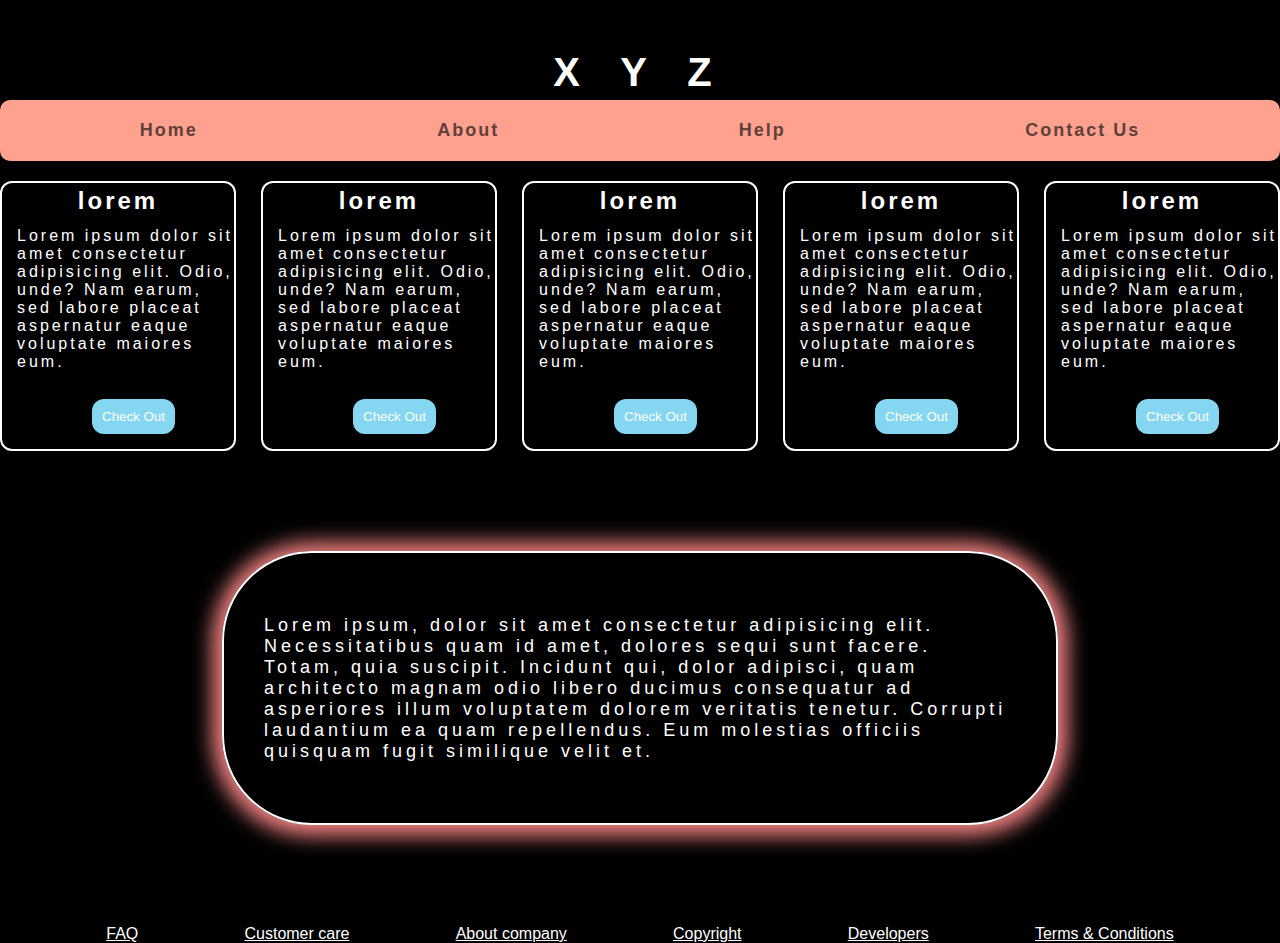
<file: XYZ -Website/index.html>
<!DOCTYPE html>
<html lang="en">
<head>
    <meta charset="UTF-8">
    <meta name="viewport" content="width=device-width, initial-scale=1.0">
    <title>Sample Website</title>
    <link rel="stylesheet" href="style.css">
</head>
<body>
    <header>
        <h1>
            <span>X</span>
            <span>Y</span>
            <span>Z</span>
        </h1>
    </header>
    <nav>
            <ul>
                <li><a href="/">Home</a></li>
                <li><a href="/">About</a></li>
                <li><a href="/">Help</a></li>
                <li><a href="/">Contact Us</a></li>
            </ul>
        </nav>
    <main>
        <section class="boxes">
            <div class="box c-1">
                <h2>lorem</h2>
                <p>Lorem ipsum dolor sit amet consectetur adipisicing elit. Odio, unde? Nam earum, sed labore placeat aspernatur eaque voluptate maiores eum.</p>
                <button>Check Out</button>
            </div>
            <div class="box c-2">
                <h2>lorem</h2>
                <p>Lorem ipsum dolor sit amet consectetur adipisicing elit. Odio, unde? Nam earum, sed labore placeat aspernatur eaque voluptate maiores eum.</p>
                <button>Check Out</button>
            </div>
            <div class="box c-3">
                <h2>lorem</h2>
                <p>Lorem ipsum dolor sit amet consectetur adipisicing elit. Odio, unde? Nam earum, sed labore placeat aspernatur eaque voluptate maiores eum.</p>
                <button>Check Out</button>
            </div>
            <div class="box c-4">
                <h2>lorem</h2>
                <p>Lorem ipsum dolor sit amet consectetur adipisicing elit. Odio, unde? Nam earum, sed labore placeat aspernatur eaque voluptate maiores eum.</p>
                <button>Check Out</button>
            </div>
            <div class="box c-5">
                <h2>lorem</h2>
                <p>Lorem ipsum dolor sit amet consectetur adipisicing elit. Odio, unde? Nam earum, sed labore placeat aspernatur eaque voluptate maiores eum.</p>
                <button>Check Out</button>
            </div>
        </section>
        <section class="main-content">
            <div>Lorem ipsum, dolor sit amet consectetur adipisicing elit. Necessitatibus quam id amet, dolores sequi sunt facere. Totam, quia suscipit. Incidunt qui, dolor adipisci, quam architecto magnam odio libero ducimus consequatur ad asperiores illum voluptatem dolorem veritatis tenetur. Corrupti laudantium ea quam repellendus. Eum molestias officiis quisquam fugit similique velit et.</div>
        </section>
    </main>
    <footer>
        <div class="last">
            <a href="/">FAQ</a>
            <a href="/">Customer care</a>
            <a href="/">About company</a>
            <a href="/">Copyright</a>
            <a href="/">Developers</a>
            <a href="/">Terms & Conditions</a>
        </div>
    </footer>
</body>
</html>
</file>
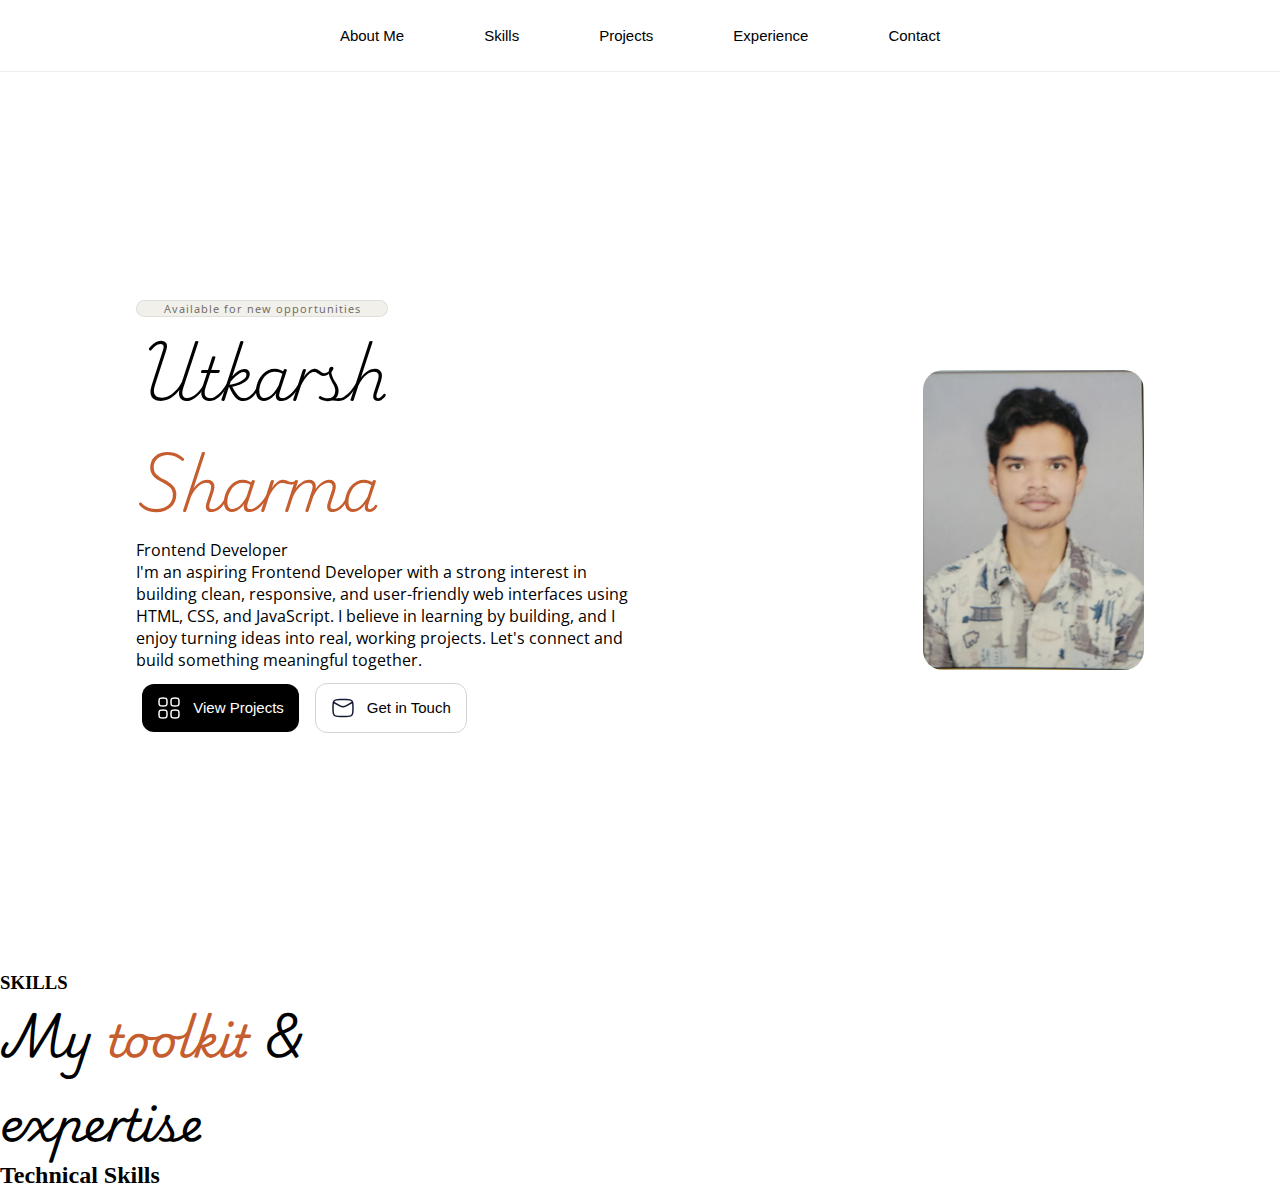
<file: Portfolio website/index1.html>
<!DOCTYPE html>
<html lang="en">

<head>
    <meta charset="UTF-8">
    <meta name="viewport" content="width=device-width, initial-scale=1.0">
    <title>Portfolio Website</title>
    <style>
        @import url('https://fonts.googleapis.com/css2?family=Open+Sans:ital,wght@0,300..800;1,300..800&family=Playwrite+NO:wght@100..400&display=swap');

        * {
            margin: 0;
            padding: 0;
        }

        .navbar ul {
            list-style: none;
            display: flex;
            justify-content: center;
            gap: 66px;
            border-bottom: 1px solid rgba(26, 25, 22, 0.08);
            padding: 20px 20px;
            font-size: 15px;
            cursor: pointer;
            font-family: "Inter", sans-serif;
        }

        .navbar ul li {
            padding: 7px 7px;
        }

        .navbar ul li:hover {
            border-radius: 12px;
            background-color: rgb(230, 225, 225);
        }

        .navbar ul li a {
            text-decoration: none;
        }

        .name{
            font-size: 60px;
            width: 100px;
            font-weight: 200;
        }

        .aboutme p{
            font-family: "Open Sans", sans-serif;
        }

        .second-name{
            color: #c65d2e;
        }

        .main3 img{
            border-radius: 20px;
        }

        .main1 p{
            width: 500px;
            text-align: left;
        }

        .btn{
            border: none;
            outline: none;
            padding: 12px 15px;
            border-radius: 12px;
            font-size: 15px;
            display: inline-flex;
            align-items: center;
            gap: 6px;
            margin: 12px 6px;
        }

        .project-btn{
            background-color: black;
            color: white;
            transition: transform .23s ease-in-out;
        }

        .project-btn:hover{
            transform: translateY(-5px);
        }

        .touch-btn{
            transition: transform .23s ease-in-out;
            background-color: transparent;
            border: 1px solid lightgray;
        }

        .touch-btn:hover{
            transform: translateY(-5px);
        }

        .main1>p:first-child{
            background-color: #f2f0eb;
            border: 1px solid rgba(26, 25, 22, 0.08);
            border-radius: 99px;
            width: 250px;
            letter-spacing: 1px;
            text-align: center;
            font-size: 11px;
            color: #6b6760;
            font-weight: 400;
        }

        .aboutme{
            display: flex;
            justify-content: space-evenly;
            gap: 150px;
            align-items: center;
            height: 100vh;
        }

        .h1font{
            font-family: "Playwrite NO", cursive;
        }

        .skills h1{
            font-weight: bolder;
            font-size: 45px;
            width: 400px;
        }
    </style>
</head>

<body>
    <header>
        <div class="navbar">
            <ul>
                <li><a href="#abouttme"></a>About Me</li>
                <li><a href="#skillss"></a>Skills</li>
                <li><a href=""></a>Projects</li>
                <li><a href=""></a>Experience</li>
                <li><a href=""></a>Contact</li>
            </ul>
        </div>
    </header>
    <main>
        <div class="aboutme" id="abouttme">

            <div class="main1">
                <p>Available for new opportunities</p>
                <h1 class="name h1font">
                    <span class="first-name">Utkarsh</span>
                    <span class="second-name">Sharma</span>
                </h1>
                <p>Frontend Developer</p>
                <p>I'm an aspiring Frontend Developer with a strong interest in building clean, responsive, and user-friendly web interfaces using HTML, CSS, and JavaScript. I believe in learning by building, and I enjoy turning ideas into real, working projects. Let's connect and build something meaningful together.
                </p>
                <button class="btn project-btn"><img src="main-menu.svg" alt="main-menu-svg"><a href=""></a>View Projects</button>
                <button class="btn touch-btn"><img src="gmail.svg" alt="gmail-svg"><a href=""></a>Get in Touch</button>
            </div>

            <!-- <div class="main2">
                <p>I'm an aspiring Frontend Developer with a strong interest in building clean, responsive, and user-friendly web interfaces using HTML, CSS, and JavaScript. I believe in learning by building, and I enjoy turning ideas into real, working projects. Let's connect and build something meaningful together.
                </p>
                <button class="btn project-btn"><img src="main-menu.svg" alt="main-menu-svg"><a href=""></a>View Projects</button>
                <button class="btn touch-btn"><img src="gmail.svg" alt="gmail-svg"><a href=""></a>Get in Touch</button>
            </div> -->

            <div class="main3">
                <img src="Profile-pic.jpg" alt="profile-pic" height="300">
            </div>

        </div>

        <div class="skills" id="skillss">
            <h3>SKILLS</h3>
            <h1 class="h1font">
                <span>My</span>
                <span class="second-name">toolkit</span>
                <span>& expertise</span>
            </h1>

            <div class="techskills">
                <h2>Technical Skills</h2>
            </div>
        </div>
    </main>
</body>

</html>
</file>
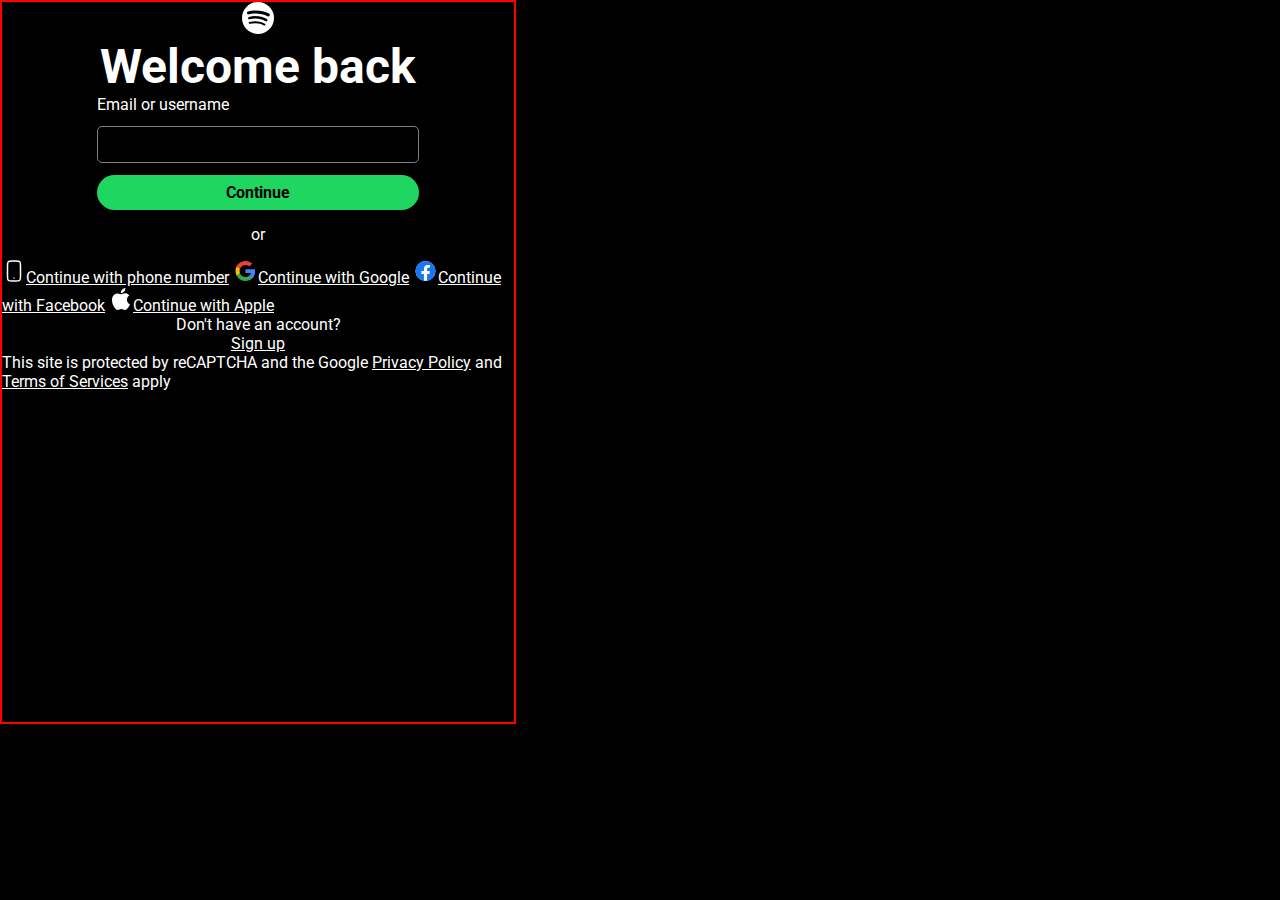
<file: Spotify clone/login.html>
<!DOCTYPE html>
<html lang="en">
<head>
    <meta charset="UTF-8">
    <meta name="viewport" content="width=device-width, initial-scale=1.0">
    <title>Document</title>
    <link rel="stylesheet" href="login.css">
</head>
<body>
    <header>
        <div class="main">
            <div class="upper-head">
                <img src="Assets/spotify-icon.svg" alt="spotify-icon-svg" width="32">
                <h1>Welcome back</h1>
            </div>
            <div class="login-details">
                <label for="email">Email or username</label>
                <input type="text" id="email">
                <button class="btn">Continue</button>
            </div>
            <div class="nothing">
                <p>or</p>
            </div>
            <div class="options">
                <a href=""><span><img src="Assets/phone.svg" alt="phone-svg"></span>Continue with phone number</a>
                <a href=""><span><img src="Assets/google.svg" alt="google-svg"></span>Continue with Google</a>
                <a href=""><span><img src="Assets/facebook.svg" alt="facebook"></span>Continue with Facebook</a>
                <a href=""><span><img src="Assets/apple.svg" alt="apple-svg"></span>Continue with Apple</a>
            </div>
                <p>Don't have an account?</p>
            <a href="">Sign up</a>
            <p>This site is protected by reCAPTCHA and the Google <a href="">Privacy Policy</a> and <a href="">Terms of Services</a>
            apply</p>
        </div>
    </header>
</body>
</html>
</file>
<file: Calculator/style.css>
*{
    box-sizing: border-box;
    margin: 0;
}

.calculator{
    background-color: #f2f2f2;
    padding: 20px;
    max-width: 400px;
    margin: 40px auto;
    box-shadow: 0px 4px 8px rgba(0, 0, 0, 0.3);
    border: 1px solid #ccc;
    border-radius: 12px;
}

#result{
    border: none;
    padding: 20px;
    width: 100%;
    font-size: 20px;
    box-shadow: 0px 4px 8px rgba(0, 0, 0, 0.3) inset;
    border-radius: 12px;
}

.buttons{
    display: grid;
    grid-template-columns: repeat(4, 1fr);
    gap: 12px;
    margin: 10px;
}

button{
    border: none;
    padding: 10px;
    font-size: 24px;
    box-shadow: 0px 4px 8px rgba(0, 0, 0, 0.3);
    border-radius: 12px;
    cursor: pointer;
    transition: background-color .2s ease;
}

button:hover{
    background-color: #ddd;
}

.clear{
    background-color: red;
    color: white;
}

.number, .decimal{
    background-color: white;
    color: #333;
}

.operators{
    background-color: #0074d9;
    color: white;
}

.equal{
    background-color: #01ff70;
    grid-row: span 3;
    color: white;
}
</file>
<file: Netflix clone/style.css>
*{
    margin: 0;
    padding: 0;
    font-family: 'Lucida Sans', 'Lucida Sans Regular', 'Lucida Grande', 'Lucida Sans Unicode', Geneva, Verdana, sans-serif;
    color: white;
}

body{
    background-color: #090C1B;
}

.main{
    background-image: url("assets/Images/background.jpg");
    height: 80vh;
    position: relative;
    background-position: center center;
    background-repeat: no-repeat;
    background-size: max(1200px, 100vw);
}

.main .box{
    opacity: 0.69;
    background-color: black;
    height: 80vh;
    width: 100%;
    position: absolute;
    top: 0;
}

nav{
    display: flex;
    max-width: 60vw;
    margin: auto;
    justify-content: space-between;
    height: 65px;
    align-items: center;
}

nav img{
    color: red;
    position: relative;
    z-index: 10;
}

@import url('https://fonts.googleapis.com/css2?family=Roboto:ital,wght@0,100..900;1,100..900&display=swap');

.hero{
    height: 100%;
    position: relative;
    color: white;
    display: flex;
    justify-content: center;
    align-items: center;
    flex-direction: column;
    font-family: "Roboto", sans-serif;
    gap: 20px;
    padding: 0px 30px;
}

.hero> :first-child{
    font-weight: bolder;
    font-size: 50px;
    line-height: 195%;
    text-align: center;
    width: 500px;
}

.hero> :nth-child(2){
    font-size: 20px;
    font-weight: 500;
    line-height: 195%;
    text-align: center;
}

.hero> :nth-child(3){
    font-weight: 400;
    margin-top: 20px;
    line-height: 195%;
    text-align: center;
}

nav button{
    position: relative;
    z-index: 10;
}

nav select{
    position: relative;
    z-index: 10;
}

.line{
    height: 5px;
    background-color: gray;
}
.btn-start{
    background-color: red;
    color: white;
    font-size: 20px;
    padding: 10px 25px;
    border-radius: 7px;
    border: none;
    cursor: pointer;
}

.btn-in{
    background-color: red;
    color: white;
    font-weight: bold;
    padding: 10px 14px;
    border-radius: 7px;
    border: none;
    cursor: pointer;
}

.hero input{
    background-color: rgba(0, 0, 0, 0.209);
    color: white;
    font-size: 20px;
    padding: 10px 25px;
    border-radius: 7px;
    margin-right: 8px;
    border: 1px solid rgba(255, 255, 255, 0.364);
}

.hero ::placeholder{
    color: white;
}

.but-sel{
    background-color: rgba(0, 0, 0, 0.209);
    color: white;
    font-weight: bold;
    padding: 8px 14px;
    border-radius: 7px;
    margin-right: 8px;
}

.movie-list{
    display: flex;
    gap: 30px;
    justify-content: center;
    cursor: pointer;
    margin-top: 25px;
}

.movie{
    width: 197px;
    height: 256px;
    font-size: 100px;
    position: relative;
    border-radius: 8px;
    transition: transform 1s ease-out;
}

.movie p{
    position: absolute;
    bottom: -14px;
    left: -24px;
}

.m1-poster{
    background-image: url("assets/Images/stranger_things\ poster.webp");
}
.m2-poster{
    background-image: url("assets/Images/wwe\ poster.webp");
}
.m3-poster{
    background-image: url("assets/Images/dude\ poster.webp");
}
.m4-poster{
    background-image: url("assets/Images/jolly\ llb\ 3\ poster.webp");
}
.m5-poster{
    background-image: url("assets/Images/delhi\ crimes\ poster.webp");
}

.movie:hover{
    transform: scale(1.1);
}

main h2{
    margin-top: 20px;
    padding-left: 50px;
}

.mini-box{
    display: flex;
    gap: 30px;
    justify-content: center;
}

.m-box{
    background-color: #1D1320;
    width: 250px;
    height: 230px;
    margin-top: 25px;
    border-radius: 10px;
    position: relative;
}

.m-box h3{
    padding: 20px 15px
}

.m-box p{
    padding-left: 15px;
}

.m-box img{
    width: 50px;
    position: absolute;
    bottom: 10px;
    left: 190px;
}

.q-a{
    display: flex;
    flex-direction: column;
    margin: 20px 50px;
    gap: 8px;
}

.q-box{
    background-color: #363333;
    width: 85vw;
    height: 70px;
    font-size: 23px;
    display: inline-flex;
    align-items: center;
    padding-left: 20px;
    position: relative;
    cursor: pointer;
}

.q-box:hover{
    background-color: #615D5D;
}

.q-box svg{
    position: absolute;
    right: 10px;
}

.end{
    display: flex;
    align-items: center;
    flex-direction: column;
    gap: 20px;
    margin-top: 100px;
    font-size: 17px;
}

.end-but input{
    background-color: rgba(0, 0, 0, 0.209);
    color: white;
    font-size: 20px;
    padding: 10px 25px;
    border-radius: 7px;
    margin-right: 8px;
    border: 1px solid rgba(255, 255, 255, 0.364);
}

.end-but ::placeholder{
    color: white;
}

.end-part ul{
    display: grid;
    grid-template-columns: repeat(4, 1fr);
    grid-template-rows: repeat(3, 1fr);
    row-gap: 12px;
    font-size: 14px;
    margin-top: 70px;
}

.end-part ul li{
    list-style: none;
}

.end-content{
    margin-left: 60px;
}

.last-part{
    display: flex;
    flex-direction: column;
    margin: 40px 65px;
}

.last-part :nth-child(2){
    margin-top: 30px;
}

.last-part :nth-child(3){
    margin-top: 30px;
}

.last-part a{
    color: rgba(9, 93, 239, 0.928);
}
</file>
<file: XYZ -Website/style.css>
*{
    margin: 0;
    padding: 0;
    color: white;
    font-family: "Open Sans", sans-serif;
}

@import url('https://fonts.googleapis.com/css2?family=Open+Sans:ital,wght@0,300..800;1,300..800&display=swap');

body{
    background-color: black;
    overflow-y: auto;
}

span{
    position: relative;
    top: 20px;
    animation: bounce .4s ease infinite alternate;
}

header h1 span:nth-child(2){animation-delay: 0.2s;}
header h1 span:nth-child(3){animation-delay: 0.3s;}

@keyframes bounce{
    100%{
        top: -20px;
    }
}

header h1{
    text-align: center;
    margin-top: 30px;
    font-size: 40px;
    letter-spacing: 15px;
}

header h1 span{
    transition: transform .60s linear;
}

header h1 span:hover{
    display: inline-block;
    cursor: pointer;
    transform: translateY(-10px);
}
nav ul li{
    list-style: none;
    transition: transform 0.56s ease;
}
nav ul li a{
    text-decoration: none;
    color: #61403A;
    letter-spacing: 2px;
    font-size: 18px;
    font-weight: bold;
}

nav ul{
    display: flex;
    justify-content: space-around;
}

nav{
    margin-top: 25px;
    border-radius: 10px;
    padding: 20px;
    background-color: #FFA18F;
    position: sticky;
    top: 0px;
    z-index: 100;
}

nav ul li:hover{
    transform: scale(1.2);
}

button{
    color: black;
    position: absolute;
    bottom: 15px;
    left: 90px;
    padding: 10px 10px;
    border: none;
    border-radius: 12px;
    background-color: rgb(133, 214, 240);
    color: white;
    transition: transform .45s ease-in;
}

button:hover{
    cursor: pointer;
    background-color: rgb(90, 204, 241);
    transform: scale(1.3);
}

.box{
    border: 2px solid white;
    width: 50%;
    height: 30vh;
    position: relative;
    letter-spacing: 3px;
    border-radius: 12px;
    box-sizing: border-box;
}

.box h2{
    text-align: center;
    margin-top: 4px;
}

.boxes{
    display: flex;
    justify-content: center;
    gap: 25px;
    margin-top: 20px;
}

.box p{
    padding-left: 15px;
    margin-top: 12px;
}

.main-content{
    border: 2px solid white;
    border-radius: 90px;
    width: 65vw;
    height: 30vh;
    margin: 100px auto;
    display: flex;
    justify-content: center;
    align-items: center;
    letter-spacing: 4px;
    box-shadow: 0px 1px 20px 10px lightcoral;
}
.main-content div{
    margin: 40px;
    font-size: 18px;
}

.last{
    display: flex;
    justify-content: space-evenly;
    flex-wrap: wrap;
}

.c-1:hover{
    box-shadow: 1px 1px 20px 5px lightblue;
}
.c-2:hover{
    box-shadow: 1px 1px 20px 5px lightgreen;
}
.c-3:hover{
    box-shadow: 1px 1px 20px 5px lightsalmon;
}
.c-4:hover{
    box-shadow: 1px 1px 20px 5px lightgrey;
}
.c-5:hover{
    box-shadow: 1px 1px 20px 5px lightseagreen;
}

@media only screen and (max-width: 800px){
    nav{
        width: 100vw;
        margin: 0;
        border-radius: 0;
        padding: 15px;
    }
    nav ul{
        flex-wrap: wrap;
        gap: 10px;
    }
    nav ul li a{
        font-size: 14px;
    }
    .box{
        width: 90%;
    }
    .boxes{
        flex-wrap: wrap;
    }
    .main-content{
        height: 99vh;
        width: 85vw;
    }
    .main-content div{
        font-size: 14px;
    }
    .last{
        gap: 20px;
    }
    button{
        left: 200px;
    }
}
</file>
<file: Spotify clone/login.css>
@import url('https://fonts.googleapis.com/css2?family=Roboto:ital,wght@0,100..900;1,100..900&display=swap');

* {
    margin: 0px;
    padding: 0px;
    color: white;
    font-family: "Roboto", sans-serif;
}

body {
    background-color: black;
}

.main{
    height: 80vh;
    width: 40vw;
    border: 2px solid red;
    display: flex;
    align-items: center;
    flex-direction: column;
}

.main h1 {
    font-size: 48px;
}

.upper-head{
    text-align: center;
}

.login-details{
    display: flex;
    flex-direction: column;
    gap: 12px;
}

#email{
    width: 310px;
    height: 35px;
    border: 1px solid gray;
    border-radius: 5px;
    background-color: black;
    padding-left: 10px;
    font-size: 16px;
}

#email:hover{
    border: 1px solid white;
}

#email:focus{
    outline: 1px solid white;
}

.btn{
    background-color: #1fd760;
    border: none;
    outline: none;
    color: black;
    border-radius: 20px;
    padding: 8px 32px;
    font-weight: bold;
    font-size: 16px;
}

.btn:hover{
    transform: scale(1.1);
}

.nothing{
    margin: 15px 0px;
}
</file>
